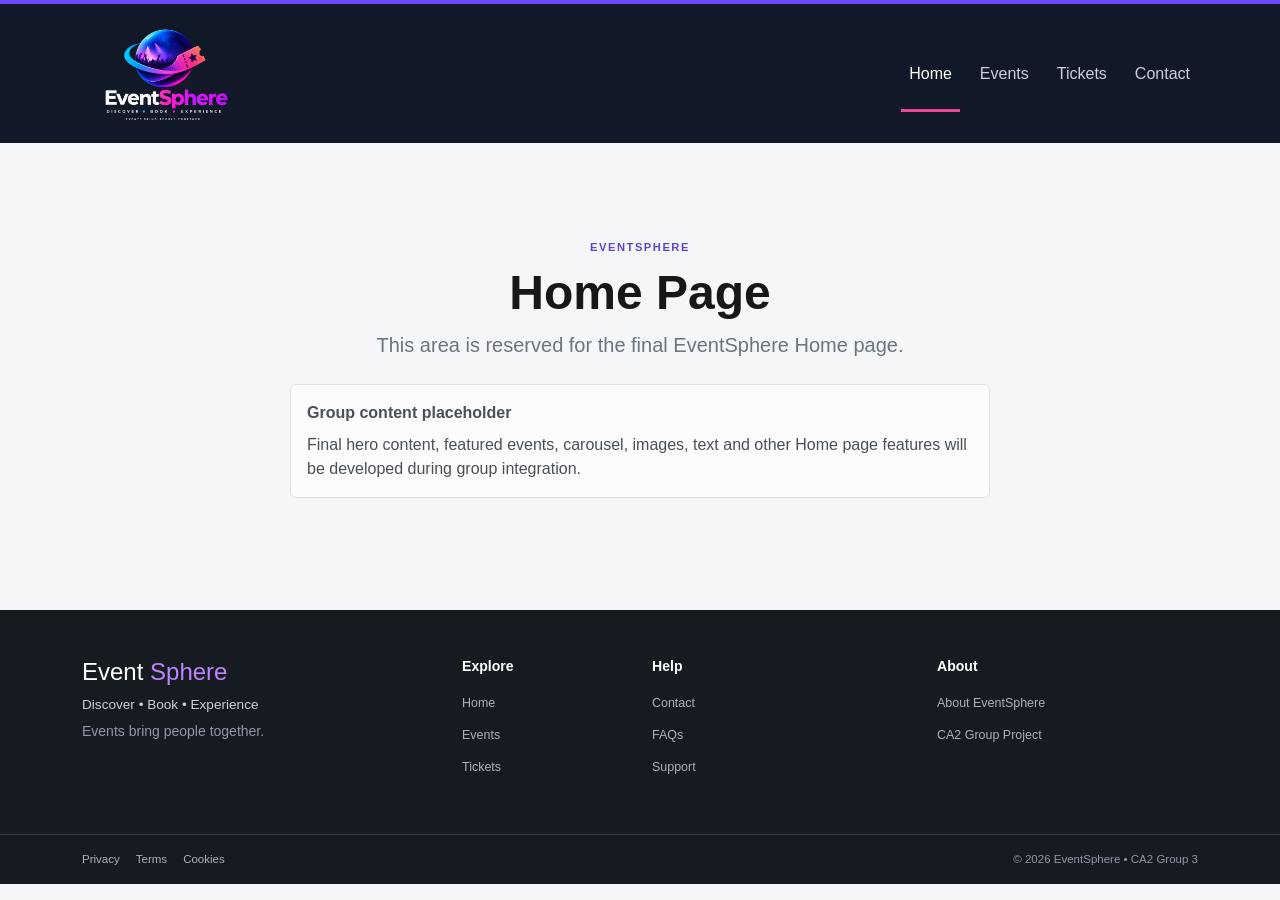
<file: index.html>
<!doctype html>
<html lang="en">
	<head>
		<meta charset="utf-8">
		<meta name="viewport" content="width=device-width, initial-scale=1">
		<meta name="description" content="EventSphere - discover events, book tickets and enjoy new experiences.">

		<title>EventSphere | Home</title>

		<!-- EventSphere Favicon -->
		<link rel="icon" type="image/png" href="images/favicon.png">

		<!-- Bootstrap 5.3 -->
		<link href="https://cdn.jsdelivr.net/npm/bootstrap@5.3.9/dist/css/bootstrap.min.css"
			  rel="stylesheet">

		<!-- EventSphere CSS -->
		<link rel="stylesheet" href="styles/style.css">
	</head>
	<body>

	<!-- =========================================
		 SHARED EVENTSPHERE HEADER
	========================================= -->

	<header class="site-header">
		<nav class="navbar navbar-expand-lg navbar-dark">
			<div class="container">

				<!-- EventSphere Logo -->
				<a class="navbar-brand" href="index.html">
					<img src="images/logo.png" alt="EventSphere - Home" class="eventsphere-logo" width="165" height="113">
				</a>

				<!-- Mobile Navigation Button -->
				<button class="navbar-toggler" type="button" data-bs-toggle="collapse" data-bs-target="#mainNavigation" aria-controls="mainNavigation" aria-expanded="false" aria-label="Open navigation">
					<span class="navbar-toggler-icon"></span>
				</button>

				<!-- Main Navigation -->
				<div class="collapse navbar-collapse" id="mainNavigation">
					<ul class="navbar-nav ms-auto">

						<!-- Home -->
						<li class="nav-item">
							<a class="nav-link active" aria-current="page" href="index.html">Home</a>
						</li>

						<!-- Events -->
						<li class="nav-item">
							<a class="nav-link" href="events/events.html">Events</a>
						</li>

						<!-- Tickets -->
						<li class="nav-item">
							<a class="nav-link" href="tickets/tickets.html">Tickets</a>
						</li>

						<!-- Contact -->
						<li class="nav-item">
							<a class="nav-link" href="contact/contact.html">Contact</a>
						</li>
					</ul>
				</div>
			</div>
		</nav>
	</header>


	<!-- =========================================
		 HOME PAGE CONTENT

		 PLACEHOLDER ONLY

		 Final Home page content will be developed
		 by the group member responsible for Home.
	========================================= -->

	<main>
		<section class="py-5">
			<div class="container">
				<div class="placeholder-page text-center py-5 px-4">

					<p class="section-label mb-2">EVENTSPHERE</p>
					<h1 class="display-5 fw-bold">Home Page</h1>

					<p class="lead text-secondary mx-auto mb-4"
					   style="max-width: 650px;">

						This area is reserved for the final
						EventSphere Home page.

					</p>

					<div class="alert alert-light border
								mx-auto text-start"
						 style="max-width: 700px;">

						<strong>Group content placeholder</strong>

						<p class="mb-0 mt-2">

							Final hero content, featured events,
							carousel, images, text and other Home
							page features will be developed during
							group integration.

						</p>
					</div>
				</div>
			</div>
		</section>
	</main>

	<!-- =========================================
		 SHARED EVENTSPHERE FOOTER
	========================================= -->

	<footer class="site-footer">
		<div class="container py-5">
			<div class="row g-4">

				<!-- EventSphere Brand -->
				<div class="col-12 col-lg-4">
					<div class="footer-brand">
						<h2 class="h4">Event
							<span>Sphere</span>
						</h2>
						<p class="mb-1">Discover • Book • Experience</p>
						<small>Events bring people together.</small>
					</div>
				</div>

				<!-- Explore -->
				<div class="col-6 col-md-4 col-lg-2">
					<h3 class="footer-heading">Explore</h3>
					<ul class="footer-links">
						<li>
							<a href="index.html">Home</a>
						</li>
						<li>
							<a href="events/events.html">Events</a>
						</li>
						<li>
							<a href="tickets/tickets.html">Tickets</a>
						</li>
					</ul>
				</div>

				<!-- Help -->
				<div class="col-6 col-md-4 col-lg-3">
					<h3 class="footer-heading">Help</h3>
					<ul class="footer-links">
						<li>
							<a href="contact/contact.html">Contact</a>
						</li>
						<li>
							<a href="contact/contact.html#helpCentreHeading">FAQs</a>
						</li>
						<li>
							<a href="contact/contact.html#contactHeading">Support</a>
						</li>
					</ul>
				</div>

				<!-- About -->
				<div class="col-12 col-md-4 col-lg-3">
					<h3 class="footer-heading">About</h3>
					<ul class="footer-links">
						<li>
							<a href="#" data-bs-toggle="modal" data-bs-target="#aboutModal">About EventSphere</a>
						</li>
						<li>
							<a href="#" data-bs-toggle="modal" data-bs-target="#projectModal">CA2 Group Project</a>
						</li>
					</ul>
				</div>
			</div>
		</div>

		<!-- Lower Footer -->
		<div class="footer-bottom">
			<div class="container py-3">
				<div class="d-flex flex-column flex-md-row justify-content-between align-items-center gap-2">
					<div class="d-flex flex-wrap justify-content-center gap-3">
						<a href="#" data-bs-toggle="modal" data-bs-target="#privacyModal">Privacy</a>
						<a href="#" data-bs-toggle="modal" data-bs-target="#termsModal">Terms</a>
						<a href="#" data-bs-toggle="modal" data-bs-target="#cookiesModal">Cookies</a>
					</div>
					<p class="mb-0">© 2026 EventSphere • CA2 Group 3</p>
				</div>
			</div>
		</div>
	</footer>
	
		<!-- PRIVACY MODAL -->
	<div class="modal fade" id="privacyModal" tabindex="-1" role="dialog" aria-labelledby="privacyModalLabel" aria-hidden="true">
		<div class="modal-dialog modal-dialog-centered">
			<div class="modal-content">

				<!-- Modal Header -->
				<div class="modal-header">
					<h2 class="modal-title fs-5" id="privacyModalLabel">EventSphere Privacy</h2>
					<button type="button" class="btn-close" data-bs-dismiss="modal" aria-label="Close"></button>
				</div>

				<!-- Modal Content -->
				<div class="modal-body">
					<p>
						EventSphere is a demonstration website
						developed as part of the Web Design and
						Client Side Scripting CA2 Group Project.
					</p>
					<p>
						Information entered into demonstration forms,
						including names, email addresses and optional
						phone numbers, is used only within the current
						browser session to demonstrate website
						functionality.
					</p>
					<p>
						EventSphere does not store this information in
						a database or use it for real ticket purchases,
						payments or event admissions.
					</p>
					<p class="mb-0">
						Any booking references, confirmations and
						tickets generated by EventSphere are
						demonstration data only.
					</p>
				</div>

				<!-- Modal Footer -->
				<div class="modal-footer">
					<button type="button" class="btn btn-dark" data-bs-dismiss="modal">Close</button>
				</div>
			</div>
		</div>
	</div>
	
	<!-- TERMS MODAL -->
	<div class="modal fade" id="termsModal" tabindex="-1" role="dialog" aria-labelledby="termsModalLabel" aria-hidden="true">
		<div class="modal-dialog modal-dialog-centered">
			<div class="modal-content">

				<!-- Modal Header -->
				<div class="modal-header">
					<h2 class="modal-title fs-5" id="termsModalLabel">EventSphere Terms & Conditions</h2>
					<button type="button" class="btn-close" data-bs-dismiss="modal" aria-label="Close"></button>
				</div>

				<!-- Modal Content -->
				<div class="modal-body">
					<p>
						EventSphere is an educational demonstration
						website created for the Web Design and
						Client Side Scripting CA2 Group Project.
					</p>
					<p>
						Event information, ticket prices, booking
						references and availability shown on this
						website are provided for demonstration
						purposes only.
					</p>
					<p>
						EventSphere does not process real payments,
						complete real bookings or provide admission
						to any event.
					</p>
					<p>
						Tickets generated by EventSphere are
						facsimile demonstration tickets only and
						are clearly marked as not valid for
						admission.
					</p>
					<p class="mb-0">
						By using this demonstration website, users
						acknowledge that all bookings, transactions
						and tickets are simulated as part of the
						CA2 project.
					</p>
				</div>

				<!-- Modal Footer -->
				<div class="modal-footer"> 
					<button type="button" class="btn btn-dark" data-bs-dismiss="modal">Close</button>
				</div>
			</div>
		</div>
	</div>
	
	<!-- COOKIES MODAL -->
	<div class="modal fade" id="cookiesModal" tabindex="-1" role="dialog" aria-labelledby="cookiesModalLabel" aria-hidden="true">
		<div class="modal-dialog modal-dialog-centered">
			<div class="modal-content">

				<!-- Modal Header -->
				<div class="modal-header">
					<h2 class="modal-title fs-5" id="cookiesModalLabel">EventSphere Cookies</h2>
					<button type="button" class="btn-close" data-bs-dismiss="modal" aria-label="Close"></button>
				</div>

				<!-- Modal Content -->
				<div class="modal-body">
					<p>
						EventSphere is an educational demonstration
						website developed for the Web Design and
						Client Side Scripting CA2 Group Project.
					</p>
					<p>
						EventSphere does not currently use advertising,
						analytics or tracking cookies.
					</p>
					<p>
						The demonstration booking process operates
						within the current browser session and does
						not use cookies to store customer details,
						booking information or payment information.
					</p>
					<p>
						If cookies or similar technologies were added
						to a future version of EventSphere, visitors
						would be informed about their purpose before
						non-essential cookies were used.
					</p>
					<p class="mb-0">
						The current EventSphere CA2 website therefore
						does not require visitors to accept
						non-essential cookies.
					</p>
				</div>

				<!-- Modal Footer -->
				<div class="modal-footer">
					<button type="button" class="btn btn-dark" data-bs-dismiss="modal">Close</button>
				</div>
			</div>
		</div>
	</div>
	
	<!-- ABOUT EVENTSPHERE MODAL -->
	<div class="modal fade" id="aboutModal" tabindex="-1" role="dialog" aria-labelledby="aboutModalLabel" aria-hidden="true">
		<div class="modal-dialog modal-dialog-centered">
			<div class="modal-content">
				<div class="modal-header">
					<h2 class="modal-title fs-5" id="aboutModalLabel">About EventSphere</h2>
					<button type="button" class="btn-close" data-bs-dismiss="modal" aria-label="Close"></button>
				</div>
				<div class="modal-body">
					<p>
						<strong>EventSphere</strong> is a demonstration
						event discovery and ticket-booking website
						designed to make finding and exploring events
						simple and engaging.
					</p>
					<p>
						The website brings event information, ticket
						selection, booking support and customer help
						together in one consistent experience.
					</p>
					<p>
						Visitors can explore events, review event
						information, select demonstration tickets,
						calculate booking costs and move through a
						multi-step booking process.
					</p>
					<p class="mb-0">
						EventSphere has been designed with responsive
						layouts, accessibility and clear navigation
						in mind so that the experience remains usable
						across desktop, tablet and mobile devices.
					</p>
				</div>
				<div class="modal-footer">
					<button type="button" class="btn btn-dark" data-bs-dismiss="modal">Close</button>
				</div>
			</div>
		</div>
	</div>
	
	<!-- CA2 GROUP PROJECT MODAL -->
	<div class="modal fade" id="projectModal" tabindex="-1" role="dialog" aria-labelledby="projectModalLabel" aria-hidden="true">
		<div class="modal-dialog modal-dialog-centered">
			<div class="modal-content">
				<div class="modal-header">
					<h2 class="modal-title fs-5" id="projectModalLabel">CA2 Group Project</h2>
					<button type="button" class="btn-close" data-bs-dismiss="modal" aria-label="Close"></button>
				</div>
				<div class="modal-body">
					<p>
						EventSphere is being developed as the
						<strong>Continuous Assessment 2</strong>
						group project for
						<strong>
							Web Design and Client Side Scripting
							(HDCAIMLFE)
						</strong>.
					</p>
					<p>
						The project is being completed by
						<strong>Group 3</strong> and demonstrates the
						use of HTML5, CSS, Bootstrap 5.3 and
						client-side JavaScript.
					</p>
					<p>
						The website includes responsive page layouts,
						interactive event and ticket features, form
						validation, accessibility considerations and
						a simulated ticket-booking experience.
					</p>
					<p>
						Some event information, ticket data, booking
						references and generated tickets are fictional
						and are included solely to demonstrate the
						functionality of the website.
					</p>
					<p class="mb-0">
						All tickets generated by EventSphere are
						facsimiles and are not valid for admission
						to any real event.
					</p>
				</div>
				<div class="modal-footer">
					<button type="button" class="btn btn-dark" data-bs-dismiss="modal">Close</button>
				</div>
			</div>
		</div>
	</div>
	
	<!-- BACK TO TOP BUTTON -->
	<button id="backToTopButton" class="back-to-top" type="button" aria-label="Back to top" title="Back to top">↑</button>

	<!-- BOOTSTRAP 5.3 JAVASCRIPT -->
	<script src="https://cdn.jsdelivr.net/npm/bootstrap@5.3.9/dist/js/bootstrap.bundle.min.js"></script>

	<!-- EVENTSPHERE JAVASCRIPT -->
	<script src="js/script.js"></script>

	</body>
</html>
</file>
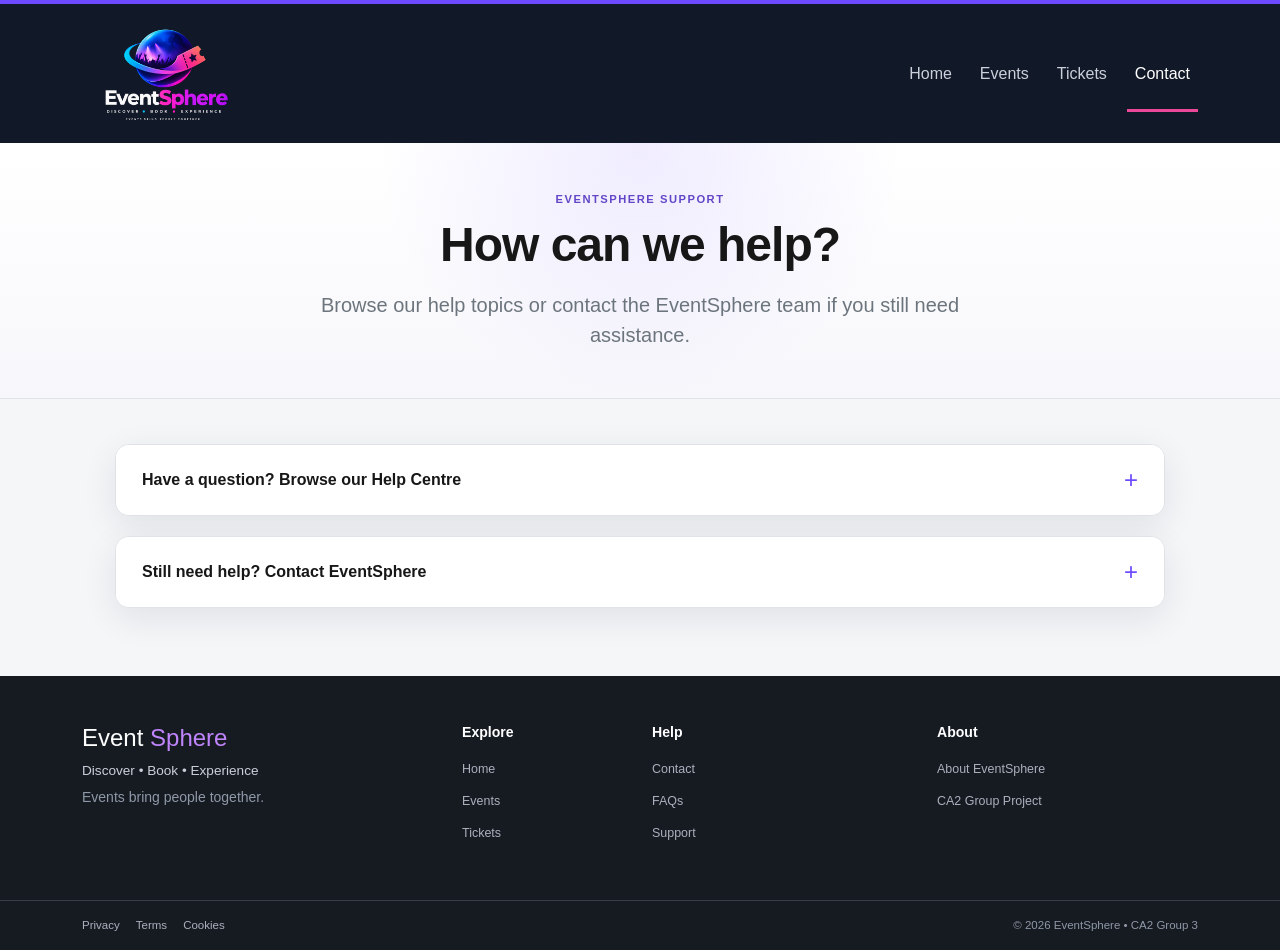
<file: contact/contact.html>
<!doctype html>
<html lang="en">
	<head>
		<meta charset="utf-8">
		<meta name="viewport" content="width=device-width, initial-scale=1">
		<meta name="description" content="Get help, browse frequently asked questions or contact EventSphere.">
		<title>Contact & Help | EventSphere</title>

		<!-- EventSphere Favicon -->
		<link rel="icon" type="image/png" href="../images/favicon.png">

		<!-- Bootstrap 5.3 -->
		<link href="https://cdn.jsdelivr.net/npm/bootstrap@5.3.9/dist/css/bootstrap.min.css" rel="stylesheet">

		<!-- EventSphere CSS -->
		<link rel="stylesheet" href="../styles/style.css">
	</head>
	<body>

		<!-- SHARED EVENTSPHERE HEADER -->
		<header class="site-header">
			<nav class="navbar navbar-expand-lg navbar-dark">
				<div class="container">

					<!-- EventSphere Logo -->
					<a class="navbar-brand" href="../index.html">
						<img src="../images/logo.png" alt="EventSphere - Home" class="eventsphere-logo" width="165" height="113">
					</a>

					<!-- Mobile Menu -->
					<button class="navbar-toggler" type="button" data-bs-toggle="collapse" data-bs-target="#mainNavigation" aria-controls="mainNavigation" aria-expanded="false" aria-label="Open navigation">
						<span class="navbar-toggler-icon"></span>
					</button>

					<!-- Navigation -->
					<div class="collapse navbar-collapse" id="mainNavigation">
						<ul class="navbar-nav ms-auto">
							<li class="nav-item">
								<a class="nav-link" href="../index.html">Home</a>
							</li>
							<li class="nav-item">
								<a class="nav-link" href="../events/events.html">Events</a>
							</li>
							<li class="nav-item">
								<a class="nav-link" href="../tickets/tickets.html">Tickets</a>
							</li>
							<li class="nav-item">
								<a class="nav-link active" aria-current="page" href="contact.html">Contact</a>
							</li>
						</ul>
					</div>
				</div>
			</nav>
		</header>
		<main>

			<!-- =========================================
				 HELP PAGE INTRODUCTION
			========================================= -->
			<section class="contact-hero py-5">
				<div class="container">
					<div class="contact-hero-content text-center">
						<p class="section-label mb-2">EVENTSPHERE SUPPORT</p>
						<h1 class="display-5 fw-bold mb-3">How can we help?</h1>
						<p class="lead text-secondary mx-auto mb-0">
							Browse our help topics or contact the
							EventSphere team if you still need assistance.
						</p>
					</div>
				</div>
			</section>

			<!-- =========================================
				 HELP & CONTACT ACCORDION
			========================================= -->
			<section class="contact-support-section pb-5">
				<div class="container">
					<div class="contact-accordion mx-auto" id="eventSphereHelpAccordion">

						<!-- =================================
							 HELP CENTRE
						================================== -->
						<div class="accordion-item">
							<h2 class="accordion-header" id="helpCentreHeading">
								<button class="accordion-button collapsed" type="button" data-bs-toggle="collapse" data-bs-target="#helpCentrePanel" aria-expanded="false" aria-controls="helpCentrePanel">Have a question? Browse our Help Centre</button>
							</h2>
							<div id="helpCentrePanel" class="accordion-collapse collapse" role="region" aria-labelledby="helpCentreHeading" data-bs-parent="#eventSphereHelpAccordion">
								<div class="accordion-body p-4 p-md-5">
									<div class="mb-4">
										<p class="section-label mb-1">HELP CENTRE</p>
										<h3 class="h3">Frequently Asked Questions</h3>
										<p class="text-secondary mb-0">
											These demonstration help topics
											explain common EventSphere booking
											and ticket questions.
										</p>
									</div>

									<!-- FAQ 1 -->
									<article class="help-article">
										<h4>Where can I find my ticket?</h4>
										<p>
											After completing the EventSphere
											demonstration booking process,
											generated tickets are displayed
											during the final Ticket step.
										</p>
										<p class="mb-0">
											The tickets can then be printed
											or saved using the browser's
											print functionality.
										</p>
									</article>

									<!-- FAQ 2 -->
									<article class="help-article">
										<h4>Can I change my ticket quantity?</h4>
										<p class="mb-0">
											Ticket quantities can be changed
											during the first booking step before
											the booking is confirmed.
										</p>
									</article>

									<!-- FAQ 3 -->
									<article class="help-article">
										<h4>Why does my ticket say FACSIMILE?</h4>
										<p class="mb-0">
											EventSphere is an educational
											demonstration website. All tickets
											generated by the website are
											facsimiles and are not valid for
											admission to any real event.
										</p>
									</article>

									<!-- FAQ 4 -->
									<article class="help-article">
										<h4>
											I closed my ticket before printing it.
											What should I do?
										</h4>
										<p class="mb-0">
											During this demonstration, booking
											information is not permanently stored.
											A visitor may need to return to the
											Tickets page and create a new
											demonstration booking.
										</p>
									</article>

									<!-- FAQ 5 -->
									<article class="help-article">
										<h4>Are payments processed by EventSphere?</h4>
										<p class="mb-0">
											No. EventSphere does not request or
											process real payment-card information.
											Ticket prices, booking fees and totals
											are calculated only to demonstrate
											client-side booking functionality.
										</p>
									</article>
								</div>
							</div>
						</div>

						<!-- =================================
							 CONTACT EVENTSPHERE
						================================== -->
						<div class="accordion-item">
							<h2 class="accordion-header" id="contactHeading">
								<button class="accordion-button collapsed" type="button" data-bs-toggle="collapse" data-bs-target="#contactPanel" aria-expanded="false" aria-controls="contactPanel">Still need help? Contact EventSphere</button>
							</h2>
							<div id="contactPanel" class="accordion-collapse collapse" role="region" aria-labelledby="contactHeading" data-bs-parent="#eventSphereHelpAccordion">
								<div class="accordion-body p-4 p-md-5">
									<div class="row g-5">

										<!-- =================================
											 LEFT:
											 SUPPORT INFORMATION
										================================== -->
										<div class="col-12 col-lg-5">
											<p class="section-label mb-1">CONTACT EVENTSPHERE</p>
											<h3 class="h2 mb-3">Still need help?</h3>
											<p class="text-secondary">
												Use the demonstration contact
												form to send an enquiry to the
												EventSphere team.
											</p>
											<div class="contact-help-list">
												<div class="contact-help-item">
													<strong>Event questions</strong>
													<span>
														Ask about event information,
														venues or accessibility.
													</span>
												</div>
												<div class="contact-help-item">
													<strong>Ticket support</strong>
													<span>
														Report a problem with the
														demonstration booking or
														ticket process.
													</span>
												</div>
												<div class="contact-help-item">
													<strong>Booking enquiries</strong>
													<span>
														Include a demonstration
														booking reference if available.
													</span>
												</div>
												<div class="contact-help-item">
													<strong>Feedback</strong>
													<span>Tell us about your EventSphere experience.</span>
												</div>
											</div>
											<div class="contact-support-details mt-4">
												<p>
													<strong>Demonstration support hours</strong>
													Monday to Friday<br>
													09:00 - 17:00
												</p>
												<p class="mb-0">
													<strong>Demonstration response time</strong>
													Usually within 1-2 working days.
												</p>
											</div>
										</div>

										<!-- =================================
											 RIGHT:
											 CONTACT FORM
										================================== -->
										<div class="col-12 col-lg-7">
											<div class="contact-form-panel">
												<h3 class="h4 mb-2">Send us a message</h3>
												<p class="text-secondary mb-4">
													Fields marked with
														<span class="required-marker">*</span>
													are required.
												</p>
												<form id="contactForm" novalidate>

													<!-- Full Name -->
													<div class="mb-4">
														<label for="contactName" class="form-label">Full name
															<span class="required-marker">*</span>
														</label>
														<input type="text" class="form-control" id="contactName" name="contactName" autocomplete="name" aria-describedby="contactNameError contactNameHelp" required>
														<div class="validation-message" id="contactNameError" aria-live="polite"></div>
														<div class="form-text" id="contactNameHelp">Enter your full name.</div>
													</div>

													<!-- Email -->
													<div class="mb-4">
														<label for="contactEmail" class="form-label">Email address
															<span class="required-marker">*</span>
														</label>
														<input type="email" class="form-control" id="contactEmail" name="contactEmail" autocomplete="email" aria-describedby="contactEmailError contactEmailHelp" required>
														<div class="validation-message" id="contactEmailError" aria-live="polite"></div>
														<div class="form-text" id="contactEmailHelp">
															Enter the email address
															we would use to respond.
														</div>
													</div>

													<!-- Phone -->
													<div class="mb-4">
														<label for="contactPhone" class="form-label">Phone number
															<span class="optional-marker">Optional</span>
														</label>
														<input type="tel" class="form-control" id="contactPhone" name="contactPhone" autocomplete="tel" placeholder="+353 87 123 4567" aria-describedby="contactPhoneError contactPhoneHelp">
														<div class="validation-message" id="contactPhoneError" aria-live="polite"></div>
														<div class="form-text" id="contactPhoneHelp">If entered, the number must begin with +.</div>
													</div>

													<!-- Enquiry Type -->
													<div class="mb-4">
														<label for="enquiryType" class="form-label">Enquiry type
															<span class="required-marker">*</span>
														</label>
														<select class="form-select" id="enquiryType" name="enquiryType" aria-describedby="enquiryTypeError enquiryTypeHelp" required>
															<option value="">Choose an enquiry type</option>
															<option value="event">Event information</option>
															<option value="ticket">Ticket support</option>
															<option value="booking">Booking enquiry</option>
															<option value="accessibility">Accessibility</option>
															<option value="feedback">Feedback</option>
															<option value="other">Other</option>
														</select>
														<div class="validation-message" id="enquiryTypeError" aria-live="polite"></div>
														<div class="form-text" id="enquiryTypeHelp">
															Select the option that
															best matches your enquiry.
														</div>
													</div>

													<!-- Booking Reference -->
													<div class="mb-4">
														<label for="bookingReference" class="form-label">Booking reference
															<span class="optional-marker">Optional</span>
														</label>
														<input type="text" class="form-control" id="bookingReference" name="bookingReference" placeholder="ES-2026-123456" aria-describedby="bookingReferenceHelp">
														<div class="form-text" id="bookingReferenceHelp">
															Include your demonstration
															booking reference if your
															enquiry relates to a ticket
															or booking.
														</div>
													</div>

													<!-- Message -->
													<div class="mb-4">
														<label for="contactMessage" class="form-label">Message
															<span class="required-marker">*</span>
														</label>
														<textarea class="form-control" id="contactMessage" name="contactMessage" rows="6" maxlength="1000" aria-describedby="contactMessageError contactMessageHelp" required></textarea>
														<div class="validation-message" id="contactMessageError" aria-live="polite"></div>
														<div class="form-text" id="contactMessageHelp">
															Tell us how we can help.
															Maximum 1000 characters.
														</div>
													</div>

													<!-- Terms / Privacy -->
													<div class="form-check mb-4">
														<input class="form-check-input" type="checkbox" id="contactConsent" name="contactConsent" aria-describedby="contactConsentError" required>
														<label class="form-check-label" for="contactConsent">
															I understand that this is
															a demonstration contact form
															and no message will actually
															be sent.
															<span class="required-marker">*</span>
														</label>
														<div class="validation-message" id="contactConsentError" aria-live="polite"></div>
													</div>

													<!-- Submit -->
													<button class="btn event-primary-button w-100" id="contactSubmitButton" type="submit" disabled>Send Message</button>

													<!-- Placeholder Success Area -->
													<div class="contact-success-message d-none mt-4" id="contactSuccessMessage" role="status" aria-live="polite">
														<strong>Message received</strong>
														<p class="mb-0 mt-1">
															This is a demonstration
															confirmation. No real message
															has been sent.
														</p>
													</div>
												</form>
											</div>
										</div>
									</div>
								</div>
							</div>
						</div>
					</div>
				</div>
			</section>
		</main>

	<!-- =========================================
		 SHARED EVENTSPHERE FOOTER
	========================================= -->
	<footer class="site-footer">
		<div class="container py-5">
			<div class="row g-4">

				<!-- EventSphere Brand -->
				<div class="col-12 col-lg-4">
					<div class="footer-brand">
						<h2 class="h4">Event
							<span>Sphere</span>
						</h2>
						<p class="mb-1">Discover • Book • Experience</p>
						<small>Events bring people together.</small>
					</div>
				</div>

				<!-- Explore -->
				<div class="col-6 col-md-4 col-lg-2">
					<h3 class="footer-heading">Explore</h3>
					<ul class="footer-links">
						<li>
							<a href="../index.html">Home</a>
						</li>
						<li>
							<a href="../events/events.html">Events</a>
						</li>
						<li>
							<a href="../tickets/tickets.html">Tickets</a>
						</li>
					</ul>
				</div>

				<!-- Help -->
				<div class="col-6 col-md-4 col-lg-3">
					<h3 class="footer-heading">Help</h3>
					<ul class="footer-links">
						<li>
							<a href="../contact/contact.html">Contact</a>
						</li>
						<li>
							<a href="../contact/contact.html#helpCentreHeading">FAQs</a>
						</li>
						<li>
							<a href="../contact/contact.html#contactHeading">Support</a>
						</li>
					</ul>
				</div>

				<!-- About -->
				<div class="col-12 col-md-4 col-lg-3">
					<h3 class="footer-heading">About</h3>
					<ul class="footer-links">
						<li>
							<a href="#" data-bs-toggle="modal" data-bs-target="#aboutModal">About EventSphere</a>
						</li>
						<li>
							<a href="#" data-bs-toggle="modal" data-bs-target="#projectModal">CA2 Group Project</a>
						</li>
					</ul>
				</div>
			</div>
		</div>

		<!-- Lower Footer -->
		<div class="footer-bottom">
			<div class="container py-3">
				<div class="d-flex flex-column flex-md-row justify-content-between align-items-center gap-2">
					<div class="d-flex flex-wrap justify-content-center gap-3">
						<a href="#" data-bs-toggle="modal" data-bs-target="#privacyModal">Privacy</a>
						<a href="#" data-bs-toggle="modal" data-bs-target="#termsModal">Terms</a>
						<a href="#" data-bs-toggle="modal" data-bs-target="#cookiesModal">Cookies</a>
					</div>
					<p class="mb-0">© 2026 EventSphere • CA2 Group 3</p>
				</div>
			</div>
		</div>
	</footer>
	
		<!-- PRIVACY MODAL -->
	<div class="modal fade" id="privacyModal" tabindex="-1" role="dialog" aria-labelledby="privacyModalLabel" aria-hidden="true">
		<div class="modal-dialog modal-dialog-centered">
			<div class="modal-content">

				<!-- Modal Header -->
				<div class="modal-header">
					<h2 class="modal-title fs-5" id="privacyModalLabel">EventSphere Privacy</h2>
					<button type="button" class="btn-close" data-bs-dismiss="modal" aria-label="Close"></button>
				</div>

				<!-- Modal Content -->
				<div class="modal-body">
					<p>
						EventSphere is a demonstration website
						developed as part of the Web Design and
						Client Side Scripting CA2 Group Project.
					</p>
					<p>
						Information entered into demonstration forms,
						including names, email addresses and optional
						phone numbers, is used only within the current
						browser session to demonstrate website
						functionality.
					</p>
					<p>
						EventSphere does not store this information in
						a database or use it for real ticket purchases,
						payments or event admissions.
					</p>
					<p class="mb-0">
						Any booking references, confirmations and
						tickets generated by EventSphere are
						demonstration data only.
					</p>
				</div>

				<!-- Modal Footer -->
				<div class="modal-footer">
					<button type="button" class="btn btn-dark" data-bs-dismiss="modal">Close</button>
				</div>
			</div>
		</div>
	</div>
	
	<!-- TERMS MODAL -->
	<div class="modal fade" id="termsModal" tabindex="-1" role="dialog" aria-labelledby="termsModalLabel" aria-hidden="true">
		<div class="modal-dialog modal-dialog-centered">
			<div class="modal-content">

				<!-- Modal Header -->
				<div class="modal-header">
					<h2 class="modal-title fs-5" id="termsModalLabel">EventSphere Terms & Conditions</h2>
					<button type="button" class="btn-close" data-bs-dismiss="modal" aria-label="Close"></button>
				</div>

				<!-- Modal Content -->
				<div class="modal-body">
					<p>
						EventSphere is an educational demonstration
						website created for the Web Design and
						Client Side Scripting CA2 Group Project.
					</p>
					<p>
						Event information, ticket prices, booking
						references and availability shown on this
						website are provided for demonstration
						purposes only.
					</p>
					<p>
						EventSphere does not process real payments,
						complete real bookings or provide admission
						to any event.
					</p>
					<p>
						Tickets generated by EventSphere are
						facsimile demonstration tickets only and
						are clearly marked as not valid for
						admission.
					</p>
					<p class="mb-0">
						By using this demonstration website, users
						acknowledge that all bookings, transactions
						and tickets are simulated as part of the
						CA2 project.
					</p>
				</div>

				<!-- Modal Footer -->
				<div class="modal-footer"> 
					<button type="button" class="btn btn-dark" data-bs-dismiss="modal">Close</button>
				</div>
			</div>
		</div>
	</div>
	
	<!-- COOKIES MODAL -->
	<div class="modal fade" id="cookiesModal" tabindex="-1" role="dialog" aria-labelledby="cookiesModalLabel" aria-hidden="true">
		<div class="modal-dialog modal-dialog-centered">
			<div class="modal-content">

				<!-- Modal Header -->
				<div class="modal-header">
					<h2 class="modal-title fs-5" id="cookiesModalLabel">EventSphere Cookies</h2>
					<button type="button" class="btn-close" data-bs-dismiss="modal" aria-label="Close"></button>
				</div>

				<!-- Modal Content -->
				<div class="modal-body">
					<p>
						EventSphere is an educational demonstration
						website developed for the Web Design and
						Client Side Scripting CA2 Group Project.
					</p>
					<p>
						EventSphere does not currently use advertising,
						analytics or tracking cookies.
					</p>
					<p>
						The demonstration booking process operates
						within the current browser session and does
						not use cookies to store customer details,
						booking information or payment information.
					</p>
					<p>
						If cookies or similar technologies were added
						to a future version of EventSphere, visitors
						would be informed about their purpose before
						non-essential cookies were used.
					</p>
					<p class="mb-0">
						The current EventSphere CA2 website therefore
						does not require visitors to accept
						non-essential cookies.
					</p>
				</div>

				<!-- Modal Footer -->
				<div class="modal-footer">
					<button type="button" class="btn btn-dark" data-bs-dismiss="modal">Close</button>
				</div>
			</div>
		</div>
	</div>
	
	<!-- ABOUT EVENTSPHERE MODAL -->
	<div class="modal fade" id="aboutModal" tabindex="-1" role="dialog" aria-labelledby="aboutModalLabel" aria-hidden="true">
		<div class="modal-dialog modal-dialog-centered">
			<div class="modal-content">
				<div class="modal-header">
					<h2 class="modal-title fs-5" id="aboutModalLabel">About EventSphere</h2>
					<button type="button" class="btn-close" data-bs-dismiss="modal" aria-label="Close"></button>
				</div>
				<div class="modal-body">
					<p>
						<strong>EventSphere</strong> is a demonstration
						event discovery and ticket-booking website
						designed to make finding and exploring events
						simple and engaging.
					</p>
					<p>
						The website brings event information, ticket
						selection, booking support and customer help
						together in one consistent experience.
					</p>
					<p>
						Visitors can explore events, review event
						information, select demonstration tickets,
						calculate booking costs and move through a
						multi-step booking process.
					</p>
					<p class="mb-0">
						EventSphere has been designed with responsive
						layouts, accessibility and clear navigation
						in mind so that the experience remains usable
						across desktop, tablet and mobile devices.
					</p>
				</div>
				<div class="modal-footer">
					<button type="button" class="btn btn-dark" data-bs-dismiss="modal">Close</button>
				</div>
			</div>
		</div>
	</div>
	
	<!-- CA2 GROUP PROJECT MODAL -->
	<div class="modal fade" id="projectModal" tabindex="-1" role="dialog" aria-labelledby="projectModalLabel" aria-hidden="true">
		<div class="modal-dialog modal-dialog-centered">
			<div class="modal-content">
				<div class="modal-header">
					<h2 class="modal-title fs-5" id="projectModalLabel">CA2 Group Project</h2>
					<button type="button" class="btn-close" data-bs-dismiss="modal" aria-label="Close"></button>
				</div>
				<div class="modal-body">
					<p>
						EventSphere is being developed as the
						<strong>Continuous Assessment 2</strong>
						group project for
						<strong>
							Web Design and Client Side Scripting
							(HDCAIMLFE)
						</strong>.
					</p>
					<p>
						The project is being completed by
						<strong>Group 3</strong> and demonstrates the
						use of HTML5, CSS, Bootstrap 5.3 and
						client-side JavaScript.
					</p>
					<p>
						The website includes responsive page layouts,
						interactive event and ticket features, form
						validation, accessibility considerations and
						a simulated ticket-booking experience.
					</p>
					<p>
						Some event information, ticket data, booking
						references and generated tickets are fictional
						and are included solely to demonstrate the
						functionality of the website.
					</p>
					<p class="mb-0">
						All tickets generated by EventSphere are
						facsimiles and are not valid for admission
						to any real event.
					</p>
				</div>
				<div class="modal-footer">
					<button type="button" class="btn btn-dark" data-bs-dismiss="modal">Close</button>
				</div>
			</div>
		</div>
	</div>
	
	<!-- BACK TO TOP BUTTON -->
	<button id="backToTopButton" class="back-to-top" type="button" aria-label="Back to top" title="Back to top">↑</button>

	<!-- BOOTSTRAP 5.3 JAVASCRIPT -->
	<script src="https://cdn.jsdelivr.net/npm/bootstrap@5.3.9/dist/js/bootstrap.bundle.min.js"></script>

	<!-- EVENTSPHERE JAVASCRIPT -->
	<script src="../js/script.js"></script>

	</body>
	
</html>
</file>
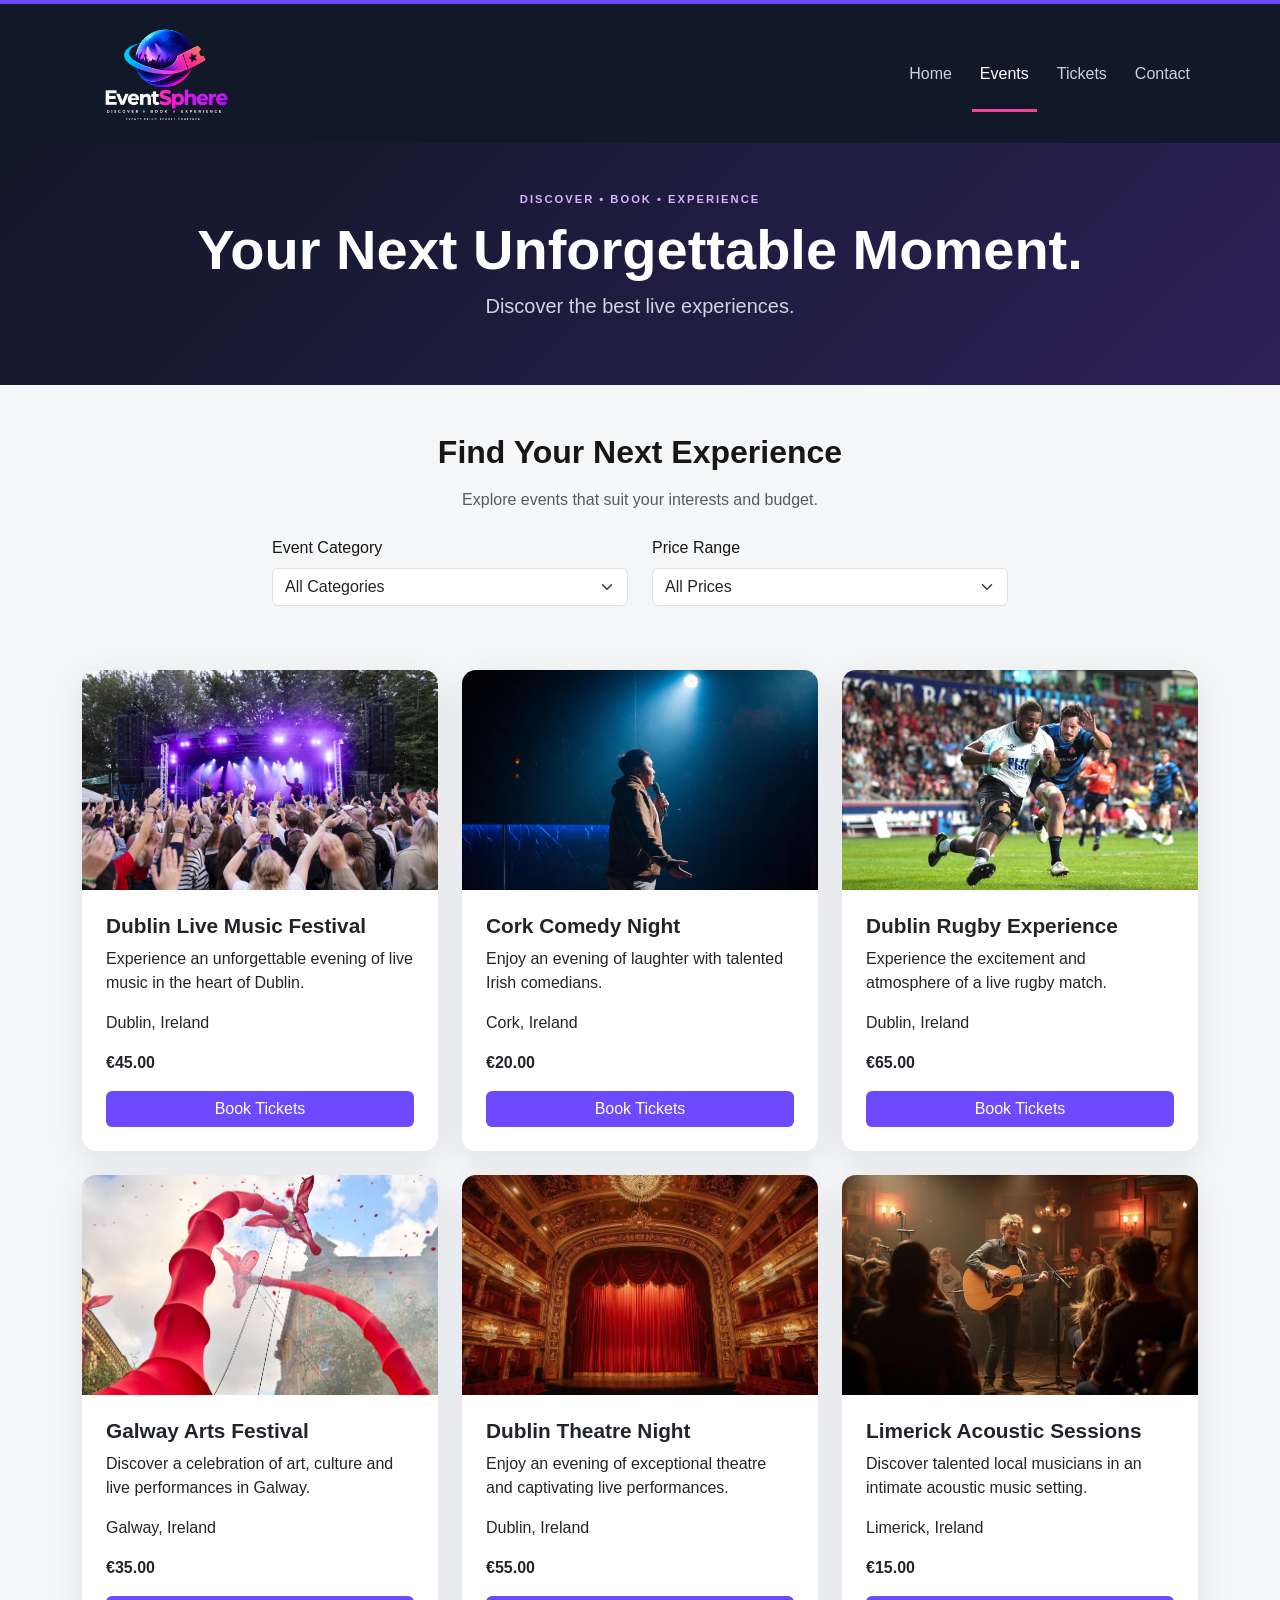
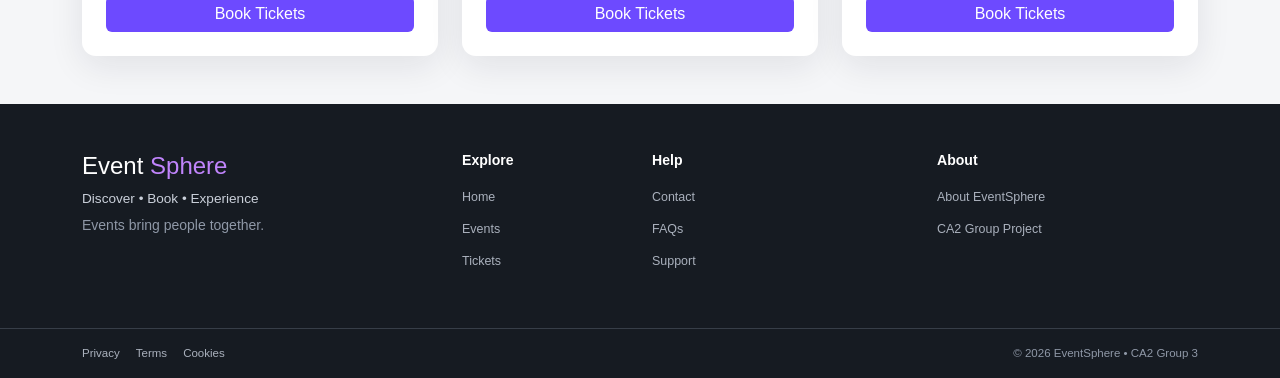
<file: events/events.html>
<!doctype html>
<html lang="en">
	<head>
		<meta charset="utf-8">
		<meta name="viewport" content="width=device-width, initial-scale=1">
		<meta name="description" content="Discover events and experiences with EventSphere.">

		<title>Events | EventSphere</title>

		<!-- EventSphere Favicon -->
		<link rel="icon" type="image/png" href="../images/favicon.png">

		<!-- Bootstrap 5.3 -->
		<link href="https://cdn.jsdelivr.net/npm/bootstrap@5.3.9/dist/css/bootstrap.min.css"
			  rel="stylesheet">

		<!-- EventSphere CSS -->
		<link rel="stylesheet" href="../styles/style.css">
	</head>
	<body>

	<!-- =========================================
		 SHARED EVENTSPHERE HEADER
	========================================= -->

	<header class="site-header"> 
		<nav class="navbar navbar-expand-lg navbar-dark">
			<div class="container">
				<!-- EventSphere Logo -->
				<a class="navbar-brand" href="../index.html">
					<img src="../images/logo.png" alt="EventSphere - Home" class="eventsphere-logo" width="165" height="113">
				</a>

				<!-- Mobile Menu Button -->
				<button class="navbar-toggler" type="button" data-bs-toggle="collapse" data-bs-target="#mainNavigation" aria-controls="mainNavigation" aria-expanded="false" aria-label="Open navigation">
					<span class="navbar-toggler-icon"></span>
				</button>

				<!-- Navigation -->
				<div class="collapse navbar-collapse" id="mainNavigation">
					<ul class="navbar-nav ms-auto">
						<li class="nav-item">
							<a class="nav-link" href="../index.html">Home</a>
						</li>
						<li class="nav-item">
							<a class="nav-link active" aria-current="page" href="../events/events.html">Events</a>
						</li>
						<li class="nav-item">
							<a class="nav-link" href="../tickets/tickets.html">Tickets</a>
						</li>
						<li class="nav-item">
							<a class="nav-link" href="../contact/contact.html">Contact</a>
						</li>
					</ul>
				</div>
			</div>
		</nav>
	</header>


	<!-- =========================================
		 EVENTS PAGE CONTENT
	========================================= -->
	<main>

		<!--Events Hero Section-->
		<section class="events-hero py-5">
			<div class="container text-center">
				<p class="section-label mb-2">
					DISCOVER • BOOK • EXPERIENCE
				</p>
				<h1 class="display-4 fw-bold">
					Your Next Unforgettable Moment.
				</h1>
				<p class="lead">
					Discover the best live experiences.
				</p>
			</div>
		</section>

		<!--Event Filter Section-->
		<section class="event-filters py-5">
			<div class="container">
				<h2 class="text-center fw-bold mb-3">
					Find Your Next Experience
				</h2>
				<p class="text-center text-muted mb-4">
					Explore events that suit your interests and budget.
				</p>
				<div class="row justify-content-center">
					<!--Category Filter-->
					<div class="col-md-4 mb-3">
						<label for="category-filter" class="form-label">
							Event Category 
						</label>
						<select id="category-filter" class="form-select">
							<option value="all">All Categories</option>
							<option value="music">Music</option>
							<option value="sports">Sports</option>
							<option value="comedy">Comedy</option>
							<option value="theatre">Theatre</option>
							<option value="festival">Festival</option>
						</select>
					</div>
					<div class="col-md-4 mb-3">
						<label for="price-filter" class="form-label">
							Price Range
						</label>
						<select id="price-filter" class="form-select">
							<option value="all">All Prices</option>
							<option value="under25">Under €25</option>
							<option value="25to50">€25 - €50</option>
							<option value="over50">Over €50</option>
						</select>
					</div>
				</div>
			</div>
		</section>

		<!-- Event Cards Section -->
		<section class="event-listings pb-5">
			<div class="container">
				<div class="row g-4" id="event-list">

					<!-- Event 1 -->
					<div class="col-md-6 col-lg-4 event-item"
						 data-category="music" data-price="45">
						<div class="card h-100">
							<img src="../images/music.jpg" class="card-img-top"
							 alt="Crowd enjoying a live music festival">
							<div class="card-body">
								<h3 class="card-title">Dublin Live Music Festival</h3>
								<p class="card-text">
									Experience an unforgettable evening of live music
									in the heart of Dublin.
								</p>
								<p>Dublin, Ireland</p>
								<p class="fw-bold">€45.00</p>
								<a href="../tickets/tickets.html?event=music" class="btn btn-primary">Book Tickets</a>
							</div>
						</div>
					</div>

					<!-- Event 2 -->
					<div class="col-md-6 col-lg-4 event-item"
						 data-category="comedy" data-price="20">
						<div class="card h-100">
							<img src="../images/comedy.jpg" class="card-img-top"
							alt="Microphone on a comedy stage">	
							<div class="card-body">
								<h3 class="card-title">Cork Comedy Night</h3>
								<p class="card-text">
									Enjoy an evening of laughter with talented
									Irish comedians.
								</p>
								<p>Cork, Ireland</p>
								<p class="fw-bold">€20.00</p>
								<a href="../tickets/tickets.html?event=comedy" class="btn btn-primary">Book Tickets</a>
							</div>
						</div>
					</div>

					<!-- Event 3 -->
					<div class="col-md-6 col-lg-4 event-item"
						 data-category="sports" data-price="65">
						<div class="card h-100">
							<img src="../images/rugby.jpg" class="card-img-top"
							alt="Players competing in a rugby match">
							<div class="card-body">
								<h3 class="card-title">Dublin Rugby Experience</h3>
								<p class="card-text">
									Experience the excitement and atmosphere
									of a live rugby match.
								</p>
								<p>Dublin, Ireland</p>
								<p class="fw-bold">€65.00</p>
								<a href="../tickets/tickets.html?event=rugby" class="btn btn-primary">Book Tickets</a>
							</div>
						</div>
					</div>

					<!-- Event 4 -->
					<div class="col-md-6 col-lg-4 event-item"
						 data-category="festival" data-price="35">
						<div class="card h-100">
							<img src="../images/art.jpg" class="card-img-top"
							alt="Colourful outdoor arts festival">
							<div class="card-body">
								<h3 class="card-title">Galway Arts Festival</h3>
								<p class="card-text">
									Discover a celebration of art, culture
									and live performances in Galway.
								</p>
								<p>Galway, Ireland</p>
								<p class="fw-bold">€35.00</p>
								<a href="../tickets/tickets.html?event=festival" class="btn btn-primary">Book Tickets</a>
							</div>
						</div>
					</div>

					<!-- Event 5 -->
					<div class="col-md-6 col-lg-4 event-item"
						 data-category="theatre" data-price="55">
						<div class="card h-100">
							<img src="../images/theatre.jpg" class="card-img-top"
							alt="Theatre stage with red curtains">
							<div class="card-body">
								<h3 class="card-title">Dublin Theatre Night</h3>
								<p class="card-text">
									Enjoy an evening of exceptional theatre
									and captivating live performances.
								</p>
								<p>Dublin, Ireland</p>
								<p class="fw-bold">€55.00</p>
								<a href="../tickets/tickets.html?event=theatre" class="btn btn-primary">Book Tickets</a>
							</div>
						</div>
					</div>

					<!-- Event 6 -->
					<div class="col-md-6 col-lg-4 event-item"
						 data-category="music" data-price="15">
						<div class="card h-100">
							<img src="../images/acoustic.jpg" class="card-img-top"
							alt="Musician playing an acoustic guitar">
							<div class="card-body">
								<h3 class="card-title">Limerick Acoustic Sessions</h3>
								<p class="card-text">
									Discover talented local musicians in an
									intimate acoustic music setting.
								</p>
								<p>Limerick, Ireland</p>
								<p class="fw-bold">€15.00</p>
								<a href="../tickets/tickets.html?event=acoustic" class="btn btn-primary">Book Tickets</a>
							</div>
						</div>
					</div>
				</div>
			</div>
		</section>
	</main>

	<!-- =========================================
		 SHARED EVENTSPHERE FOOTER
	========================================= -->

	<footer class="site-footer">
		<div class="container py-5">
			<div class="row g-4">

				<!-- EventSphere Brand -->
				<div class="col-12 col-lg-4">
					<div class="footer-brand">
						<h2 class="h4">Event
							<span>Sphere</span>
						</h2>
						<p class="mb-1">Discover • Book • Experience</p>
						<small>Events bring people together.</small>
					</div>
				</div>

				<!-- Explore -->
				<div class="col-6 col-md-4 col-lg-2">
					<h3 class="footer-heading">Explore</h3>
					<ul class="footer-links">
						<li>
							<a href="../index.html">Home</a>
						</li>
						<li>
							<a href="events.html">Events</a>
						</li>
						<li>
							<a href="../tickets/tickets.html">Tickets</a>
						</li>
					</ul>
				</div>

				<!-- Help -->
				<div class="col-6 col-md-4 col-lg-3">
					<h3 class="footer-heading">Help</h3>
					<ul class="footer-links">
						<li>
							<a href="../contact/contact.html">Contact</a>
						</li>
						<li>
							<a href="../contact/contact.html#helpCentreHeading">FAQs</a>
						</li>
						<li>
							<a href="../contact/contact.html#contactHeading">Support</a>
						</li>
					</ul>
				</div>

				<!-- About -->
				<div class="col-12 col-md-4 col-lg-3">
					<h3 class="footer-heading">About</h3>
					<ul class="footer-links">
						<li>
							<a href="#" data-bs-toggle="modal" data-bs-target="#aboutModal">About EventSphere</a>
						</li>
						<li>
							<a href="#" data-bs-toggle="modal" data-bs-target="#projectModal">CA2 Group Project</a>
						</li>
					</ul>
				</div>
			</div>
		</div>

		<!-- Lower Footer -->
		<div class="footer-bottom">
			<div class="container py-3">
				<div class="d-flex flex-column flex-md-row justify-content-between align-items-center gap-2">
					<div class="d-flex flex-wrap justify-content-center gap-3">
						<a href="#" data-bs-toggle="modal" data-bs-target="#privacyModal">Privacy</a>
						<a href="#" data-bs-toggle="modal" data-bs-target="#termsModal">Terms</a>
						<a href="#" data-bs-toggle="modal" data-bs-target="#cookiesModal">Cookies</a>
					</div>
					<p class="mb-0">© 2026 EventSphere • CA2 Group 3</p>
				</div>
			</div>
		</div>
	</footer>
	
		<!-- PRIVACY MODAL -->
	<div class="modal fade" id="privacyModal" tabindex="-1" role="dialog" aria-labelledby="privacyModalLabel" aria-hidden="true">
		<div class="modal-dialog modal-dialog-centered">
			<div class="modal-content">

				<!-- Modal Header -->
				<div class="modal-header">
					<h2 class="modal-title fs-5" id="privacyModalLabel">EventSphere Privacy</h2>
					<button type="button" class="btn-close" data-bs-dismiss="modal" aria-label="Close"></button>
				</div>

				<!-- Modal Content -->
				<div class="modal-body">
					<p>
						EventSphere is a demonstration website
						developed as part of the Web Design and
						Client Side Scripting CA2 Group Project.
					</p>
					<p>
						Information entered into demonstration forms,
						including names, email addresses and optional
						phone numbers, is used only within the current
						browser session to demonstrate website
						functionality.
					</p>
					<p>
						EventSphere does not store this information in
						a database or use it for real ticket purchases,
						payments or event admissions.
					</p>
					<p class="mb-0">
						Any booking references, confirmations and
						tickets generated by EventSphere are
						demonstration data only.
					</p>
				</div>

				<!-- Modal Footer -->
				<div class="modal-footer">
					<button type="button" class="btn btn-dark" data-bs-dismiss="modal">Close</button>
				</div>
			</div>
		</div>
	</div>
	
	<!-- TERMS MODAL -->
	<div class="modal fade" id="termsModal" tabindex="-1" role="dialog" aria-labelledby="termsModalLabel" aria-hidden="true">
		<div class="modal-dialog modal-dialog-centered">
			<div class="modal-content">

				<!-- Modal Header -->
				<div class="modal-header">
					<h2 class="modal-title fs-5" id="termsModalLabel">EventSphere Terms & Conditions</h2>
					<button type="button" class="btn-close" data-bs-dismiss="modal" aria-label="Close"></button>
				</div>

				<!-- Modal Content -->
				<div class="modal-body">
					<p>
						EventSphere is an educational demonstration
						website created for the Web Design and
						Client Side Scripting CA2 Group Project.
					</p>
					<p>
						Event information, ticket prices, booking
						references and availability shown on this
						website are provided for demonstration
						purposes only.
					</p>
					<p>
						EventSphere does not process real payments,
						complete real bookings or provide admission
						to any event.
					</p>
					<p>
						Tickets generated by EventSphere are
						facsimile demonstration tickets only and
						are clearly marked as not valid for
						admission.
					</p>
					<p class="mb-0">
						By using this demonstration website, users
						acknowledge that all bookings, transactions
						and tickets are simulated as part of the
						CA2 project.
					</p>
				</div>

				<!-- Modal Footer -->
				<div class="modal-footer"> 
					<button type="button" class="btn btn-dark" data-bs-dismiss="modal">Close</button>
				</div>
			</div>
		</div>
	</div>
	
	<!-- COOKIES MODAL -->
	<div class="modal fade" id="cookiesModal" tabindex="-1" role="dialog" aria-labelledby="cookiesModalLabel" aria-hidden="true">
		<div class="modal-dialog modal-dialog-centered">
			<div class="modal-content">

				<!-- Modal Header -->
				<div class="modal-header">
					<h2 class="modal-title fs-5" id="cookiesModalLabel">EventSphere Cookies</h2>
					<button type="button" class="btn-close" data-bs-dismiss="modal" aria-label="Close"></button>
				</div>

				<!-- Modal Content -->
				<div class="modal-body">
					<p>
						EventSphere is an educational demonstration
						website developed for the Web Design and
						Client Side Scripting CA2 Group Project.
					</p>
					<p>
						EventSphere does not currently use advertising,
						analytics or tracking cookies.
					</p>
					<p>
						The demonstration booking process operates
						within the current browser session and does
						not use cookies to store customer details,
						booking information or payment information.
					</p>
					<p>
						If cookies or similar technologies were added
						to a future version of EventSphere, visitors
						would be informed about their purpose before
						non-essential cookies were used.
					</p>
					<p class="mb-0">
						The current EventSphere CA2 website therefore
						does not require visitors to accept
						non-essential cookies.
					</p>
				</div>

				<!-- Modal Footer -->
				<div class="modal-footer">
					<button type="button" class="btn btn-dark" data-bs-dismiss="modal">Close</button>
				</div>
			</div>
		</div>
	</div>
	
	<!-- ABOUT EVENTSPHERE MODAL -->
	<div class="modal fade" id="aboutModal" tabindex="-1" role="dialog" aria-labelledby="aboutModalLabel" aria-hidden="true">
		<div class="modal-dialog modal-dialog-centered">
			<div class="modal-content">
				<div class="modal-header">
					<h2 class="modal-title fs-5" id="aboutModalLabel">About EventSphere</h2>
					<button type="button" class="btn-close" data-bs-dismiss="modal" aria-label="Close"></button>
				</div>
				<div class="modal-body">
					<p>
						<strong>EventSphere</strong> is a demonstration
						event discovery and ticket-booking website
						designed to make finding and exploring events
						simple and engaging.
					</p>
					<p>
						The website brings event information, ticket
						selection, booking support and customer help
						together in one consistent experience.
					</p>
					<p>
						Visitors can explore events, review event
						information, select demonstration tickets,
						calculate booking costs and move through a
						multi-step booking process.
					</p>
					<p class="mb-0">
						EventSphere has been designed with responsive
						layouts, accessibility and clear navigation
						in mind so that the experience remains usable
						across desktop, tablet and mobile devices.
					</p>
				</div>
				<div class="modal-footer">
					<button type="button" class="btn btn-dark" data-bs-dismiss="modal">Close</button>
				</div>
			</div>
		</div>
	</div>
	
	<!-- CA2 GROUP PROJECT MODAL -->
	<div class="modal fade" id="projectModal" tabindex="-1" role="dialog" aria-labelledby="projectModalLabel" aria-hidden="true">
		<div class="modal-dialog modal-dialog-centered">
			<div class="modal-content">
				<div class="modal-header">
					<h2 class="modal-title fs-5" id="projectModalLabel">CA2 Group Project</h2>
					<button type="button" class="btn-close" data-bs-dismiss="modal" aria-label="Close"></button>
				</div>
				<div class="modal-body">
					<p>
						EventSphere is being developed as the
						<strong>Continuous Assessment 2</strong>
						group project for
						<strong>
							Web Design and Client Side Scripting
							(HDCAIMLFE)
						</strong>.
					</p>
					<p>
						The project is being completed by
						<strong>Group 3</strong> and demonstrates the
						use of HTML5, CSS, Bootstrap 5.3 and
						client-side JavaScript.
					</p>
					<p>
						The website includes responsive page layouts,
						interactive event and ticket features, form
						validation, accessibility considerations and
						a simulated ticket-booking experience.
					</p>
					<p>
						Some event information, ticket data, booking
						references and generated tickets are fictional
						and are included solely to demonstrate the
						functionality of the website.
					</p>
					<p class="mb-0">
						All tickets generated by EventSphere are
						facsimiles and are not valid for admission
						to any real event.
					</p>
				</div>
				<div class="modal-footer">
					<button type="button" class="btn btn-dark" data-bs-dismiss="modal">Close</button>
				</div>
			</div>
		</div>
	</div>
	
	<!-- BACK TO TOP BUTTON -->
	<button id="backToTopButton" class="back-to-top" type="button" aria-label="Back to top" title="Back to top">↑</button>

	<!-- Bootstrap JavaScript -->
	<script src="https://cdn.jsdelivr.net/npm/bootstrap@5.3.9/dist/js/bootstrap.bundle.min.js"></script>

	<!-- EventSphere JavaScript -->
	<script src="../js/script.js"></script>

	</body>
</html>
</file>
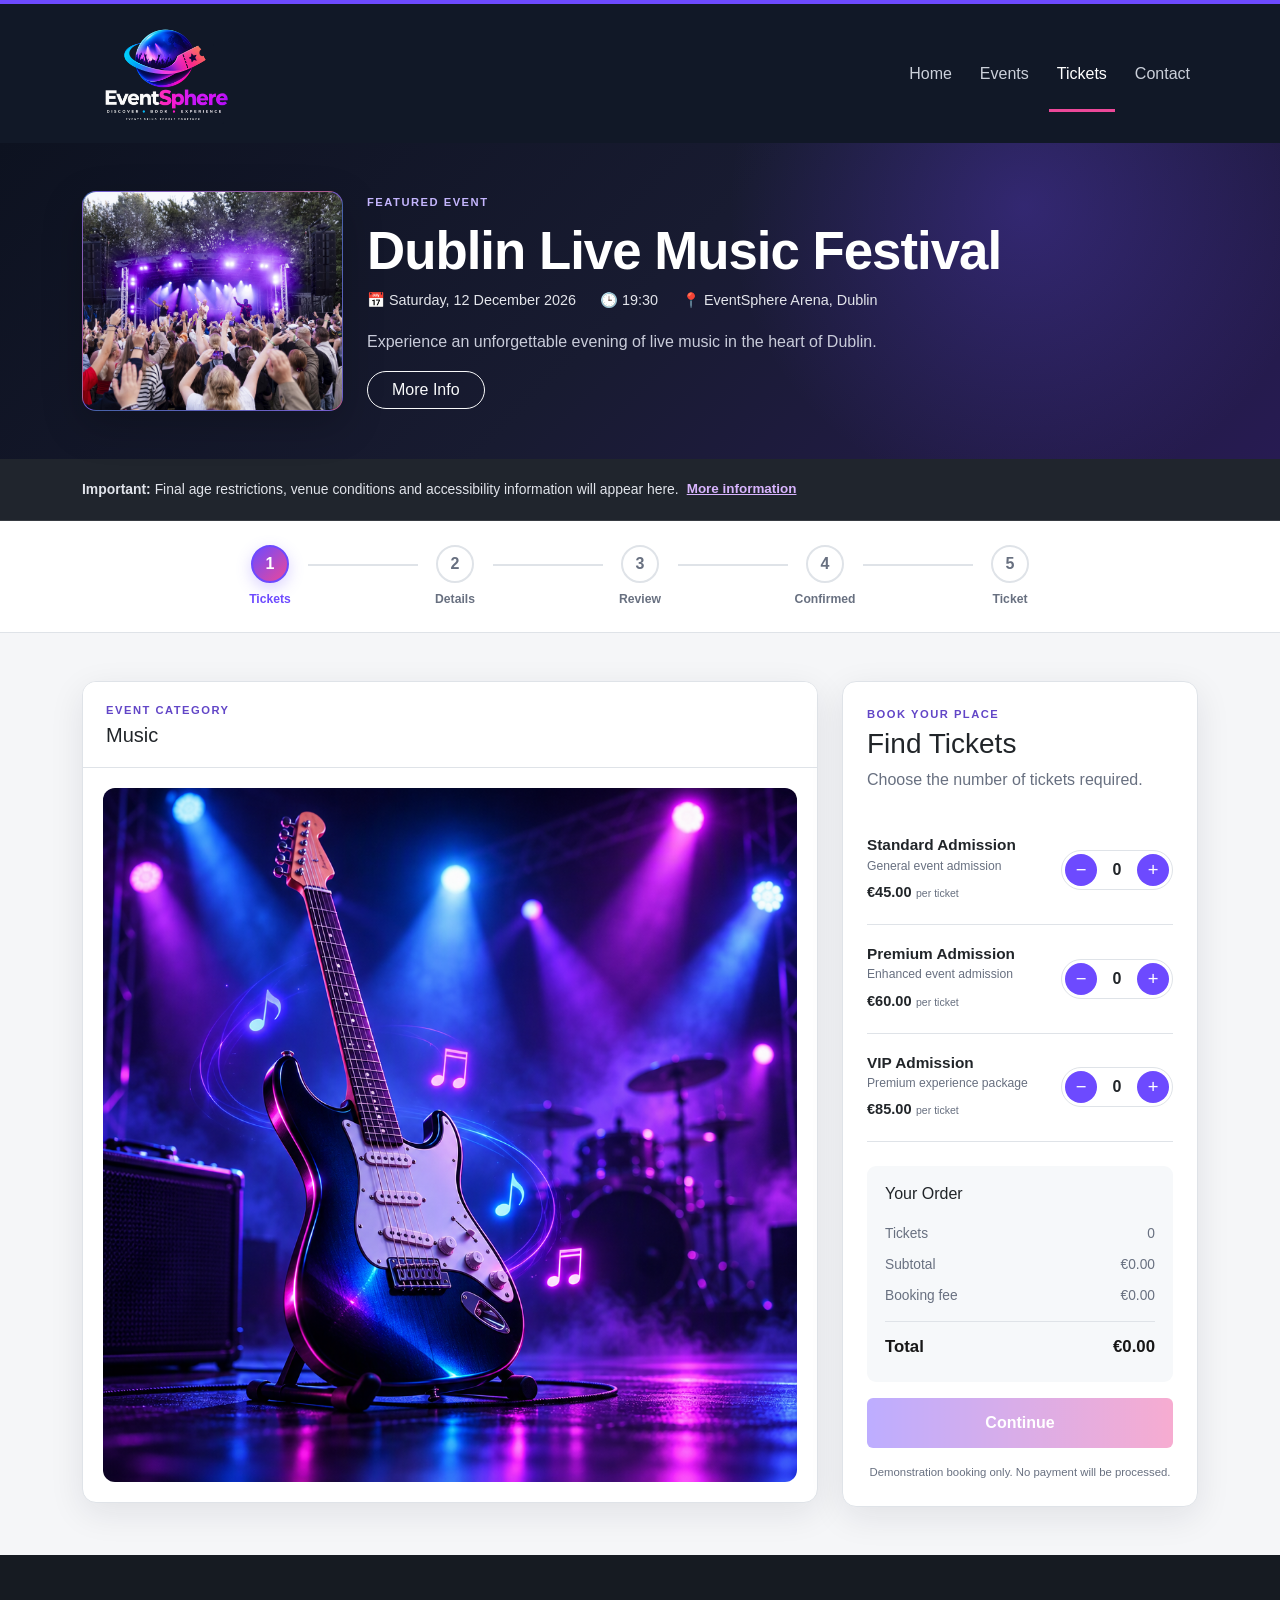
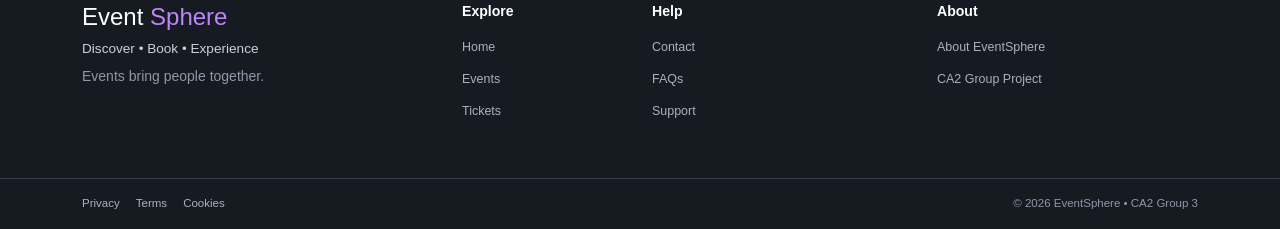
<file: tickets/tickets.html>
<!doctype html>
<html lang="en">
	<head>
		<meta charset="utf-8">
		<meta name="viewport" content="width=device-width, initial-scale=1">
		<meta name="description" content="Choose demonstration tickets for an EventSphere event.">

		<title>Tickets | EventSphere</title>
		
		<!-- EventSphere Favicon -->
		<link rel="icon" type="image/png" href="../images/favicon.png">
		
		<!-- Bootstrap 5.3 CSS -->
		<link href="https://cdn.jsdelivr.net/npm/bootstrap@5.3.9/dist/css/bootstrap.min.css"
			  rel="stylesheet"
			  integrity="sha384-yEPZ7jP9S0QKiUQ0m3jjsO4ProIW7wvR9gXkI7JOGa2XVsw53Yke2bsdkBbjmmiX"
			  crossorigin="anonymous">

		<!-- EventSphere CSS -->
		<link rel="stylesheet" href="../styles/style.css">
	</head>
	<body>

	<!-- =========================================
		 SHARED NAVIGATION
	 ========================================= -->

	<header class="site-header">
		<nav class="navbar navbar-expand-lg navbar-dark">
			<div class="container">
				<a class="navbar-brand d-flex align-items-center gap-2" href="../index.html">
					<img src="../images/logo.png" alt="EventSphere - Home" class="eventsphere-logo" width="165" height="113">
				</a>
				<button class="navbar-toggler"
						type="button"
						data-bs-toggle="collapse"
						data-bs-target="#mainNavigation"
						aria-controls="mainNavigation"
						aria-expanded="false"
						aria-label="Open navigation">

					<span class="navbar-toggler-icon"></span>
				</button>
				<div class="collapse navbar-collapse" id="mainNavigation">
					<ul class="navbar-nav ms-auto">
						<li class="nav-item">
							<a class="nav-link" href="../index.html">Home</a>
						</li>
						<li class="nav-item">
							<a class="nav-link" href="../events/events.html">Events</a>
						</li>
						<li class="nav-item">
							<a class="nav-link active" aria-current="page" href="../tickets/tickets.html">Tickets</a>
						</li>
						<li class="nav-item">
							<a class="nav-link" href="../contact/contact.html">Contact</a>
						</li>
					</ul>
				</div>
			</div>
		</nav>
	</header>
	<main>

	<!-- =========================================
		 EVENT SUMMARY
	========================================= -->

	<section class="event-summary py-4 py-lg-5">
		<div class="container">
			<div class="row align-items-center g-4">

				<!-- Event-image placeholder -->

				<div class="col-12 col-md-4 col-lg-3">
					<div class="event-image-placeholder">
						<img class="event-image" src="" alt="">
					</div>
				</div>

				<!-- Event description -->
				<div class="col-12 col-md-8 col-lg-9">
					<p class="event-category mb-2">FEATURED EVENT</p>
					<h1 class="event-title">Sample Event</h1>
					<div class="event-meta d-flex flex-column flex-lg-row flex-wrap gap-2 gap-lg-4">
						<span>
							<span aria-hidden="true">📅</span>
							Saturday, 12 December 2026
						</span>
						<span>
							<span aria-hidden="true">🕒</span>
							19:30
						</span>
						<span>
							<span aria-hidden="true">📍</span>
							Sample Arena, Dublin
						</span>
					</div>

					<p class="event-description mt-3 mb-3">

						This temporary information allows the
						EventSphere ticket-booking component to be
						developed while the group's final events,
						images and descriptions are being agreed.

					</p>

					<!-- Bootstrap opens the Offcanvas panel -->
					<button class="btn btn-outline-light rounded-pill px-4" type="button" data-bs-toggle="offcanvas" data-bs-target="#eventInformation" aria-controls="eventInformation">
						More Info
					</button>
				</div>
			</div>
		</div>
	</section>

	<!-- =========================================
		 IMPORTANT INFORMATION STRIP
	========================================= -->

	<div class="important-information">
		<div class="container py-3">
			<div class="d-flex flex-column flex-sm-row align-items-sm-center gap-2">
				<p class="mb-0">
					<strong>Important:</strong>

					Final age restrictions, venue conditions and
					accessibility information will appear here.

				</p>
				<button class="important-link"
						type="button"
						data-bs-toggle="offcanvas"
						data-bs-target="#eventInformation"
						aria-controls="eventInformation">

					More information

				</button>
			</div>
		</div>
	</div>

	<!-- =========================================
		 BOOKING PROGRESS
	========================================= -->

	<div class="booking-progress-section py-4">
		<div class="container">
			<div class="booking-progress">
				<div class="progress-step active" data-step="1">
					<div class="step-number">1</div>
					<span>Tickets</span>
				</div>
				<div class="progress-line"></div>
				<div class="progress-step" data-step="2">
					<div class="step-number">2</div>
					<span>Details</span>
				</div>
				<div class="progress-line"></div>
				<div class="progress-step" data-step="3">
					<div class="step-number">3</div>
					<span>Review</span>
				</div>
				<div class="progress-line"></div>
				<div class="progress-step" data-step="4">
					<div class="step-number">4</div>
					<span>Confirmed</span>
				</div>
				<div class="progress-line"></div>
				<div class="progress-step" data-step="5">
					<div class="step-number">5</div>
					<span>Ticket</span>
				</div>
			</div>
		</div>
	</div>

	<!-- =========================================
		 TICKET-SELECTION AREA
	========================================= -->

	<section class="ticket-booking-section py-5" id="ticketSelectionStep">
		<h2 class="visually-hidden">Ticket Selection</h2>
		<div class="container">
			<div class="row g-4 align-items-start">

				<!-- =================================
					 LEFT:
					 EVENT OR VENUE VISUAL
				================================== -->

				<div class="col-12 col-lg-8 d-flex">
					<article class="card venue-card w-100">
						<div class="card-header">
							<p class="section-label mb-1">EVENT CATEGORY</p>
							<h2 class="h5 mb-0" id="eventCategoryName">Music</h2>
						</div>
						<div class="card-body">
							<div class="venue-event-visual">
								<img id="venueEventImage" class="venue-event-image" src="" alt="">
							</div>
						</div>
					</article>
				</div>
				
				
				<!-- =================================
					 RIGHT:
					 FIND TICKETS
				================================== -->

				<div class="col-12 col-lg-4 d-flex">
					<aside class="card ticket-card w-100">
						<div class="card-body p-4">
							<p class="section-label mb-1">BOOK YOUR PLACE</p>
							<h2 class="h3 mb-2">Find Tickets</h2>
							<p class="ticket-introduction mb-4">Choose the number of tickets required.</p>

							<!-- Standard -->

							<div class="ticket-option" data-ticket-type="Standard" data-price="35">
								<div class="ticket-details">
									<h3>Standard Admission</h3>
									<p>General event admission</p>
									<div>
										<strong>€35.00</strong>
										<small>per ticket</small>
									</div>
								</div>
								<div class="quantity-selector">
									<button class="quantity-button decrease-button" type="button" aria-label="Decrease standard tickets">−</button>
									<span class="quantity-value" aria-live="polite">0</span>
									<button class="quantity-button increase-button" type="button" aria-label="Increase standard tickets">+</button>
								</div>
							</div>

							<!-- Premium -->

							<div class="ticket-option" data-ticket-type="Premium" data-price="50">
								<div class="ticket-details">
									<h3>Premium Admission</h3>
									<p>Enhanced event admission</p>
									<div>
										<strong>€50.00</strong>
										<small>per ticket</small>
									</div>

								</div>
								<div class="quantity-selector"> 
									<button class="quantity-button decrease-button" type="button" aria-label="Decrease premium tickets">−</button>
									<span class="quantity-value" aria-live="polite">0</span>
									<button class="quantity-button increase-button" type="button" aria-label="Increase premium tickets">+</button>
								</div>
							</div>

							<!-- VIP -->

							<div class="ticket-option"  data-ticket-type="VIP" data-price="75">
								<div class="ticket-details">
									<h3>VIP Admission</h3>
									<p>Premium experience package</p>
									<div>
										<strong>€75.00</strong>
										<small>per ticket</small>
									</div>
								</div>
								<div class="quantity-selector">
									<button class="quantity-button decrease-button" type="button" aria-label="Decrease VIP tickets">−</button>
									<span class="quantity-value" aria-live="polite">0</span>
									<button class="quantity-button increase-button" type="button" aria-label="Increase VIP tickets">+</button>
								</div>
							</div>

							<!-- Order summary -->

							<section class="order-summary mt-4" aria-labelledby="orderSummaryHeading">
								<h3 id="orderSummaryHeading" class="h6 mb-3">Your Order</h3>
								<div class="summary-row">
									<span>Tickets</span>
									<span id="totalTickets">0</span>
								</div>
								<div class="summary-row">
									<span>Subtotal</span>
									<span id="subtotal">€0.00</span>
								</div>
								<div class="summary-row">
									<span>Booking fee</span>
									<span id="bookingFee">€0.00</span>
								</div>
								<div class="summary-row summary-total">
									<strong>Total</strong>
									<strong id="totalPrice">€0.00</strong>
								</div>
							</section>
							<button class="btn event-primary-button w-100 mt-3" id="continueButton" type="button" disabled>Continue</button>
							<p class="demo-notice text-center mt-3 mb-0">

								Demonstration booking only.
								No payment will be processed.

							</p>
						</div>
					</aside>
				</div>
			</div>
		</div>
	</section>
	
	<!-- =========================================
     STEP 2: BOOKING DETAILS

     Hidden initially.
     JavaScript displays this section when the
     visitor selects tickets and presses Continue.
	========================================= -->

	<section class="booking-details-section py-5 d-none" id="bookingDetailsStep">
		<div class="container">
			<div class="row g-4 align-items-start">

				<!-- =================================
					 CUSTOMER DETAILS
				================================== -->

				<div class="col-12 col-lg-7">
					<div class="card booking-details-card">
						<div class="card-body p-4 p-md-5">
							<p class="section-label mb-1">STEP 2 OF 5</p>
							<h2 class="h2 mb-2">Complete Your Booking</h2>
							<p class="booking-details-introduction mb-4">
								Enter the details that should appear
								on the EventSphere demonstration ticket.
							</p>
							<form id="bookingDetailsForm" novalidate>

								<!-- Full Name -->
								<div class="mb-4">
									<label for="customerName" class="form-label">Full name
										<span class="required-marker">*</span>
									</label>
									<input type="text" class="form-control" id="customerName" name="customerName" autocomplete="name" aria-describedby="customerNameError customerNameHelp" required>
									<div class="validation-message" id="customerNameError" aria-live="polite"></div>
									<div class="form-text" id="customerNameHelp">Enter the ticket holder's full name.</div>
								</div>

								<!-- Email -->
								<div class="mb-4">
									<label for="customerEmail" class="form-label">Email address
										<span class="required-marker">*</span>
									</label>
									<input type="email" class="form-control" id="customerEmail" name="customerEmail" autocomplete="email" aria-describedby="customerEmailError customerEmailHelp" required>
									<div class="validation-message" id="customerEmailError" aria-live="polite"></div>
									<div class="form-text" id="customerEmailHelp">The demonstration booking confirmation will use this email address.</div>
								</div>

								<!-- Confirm Email -->
								<div class="mb-4">
									<label for="confirmEmail" class="form-label">Confirm email address
										<span class="required-marker">*</span>
									</label>
									<input type="email" class="form-control" id="confirmEmail" name="confirmEmail" autocomplete="email" aria-describedby="confirmEmailError confirmEmailHelp" required>
									<div class="validation-message" id="confirmEmailError" aria-live="polite"></div>
									<div class="form-text" id="confirmEmailHelp">Re-enter the email address to make sure it is correct.</div>
								</div>

								<!-- Phone -->
								<div class="mb-4">
									<label for="customerPhone" class="form-label">Phone number
										<span class="optional-marker">Optional</span>
									</label>
									<input type="tel" class="form-control" id="customerPhone" name="customerPhone" autocomplete="tel" aria-describedby="customerPhoneError customerPhoneHelp" placeholder="+353 87 123 4567">
									<div class="validation-message" id="customerPhoneError" aria-live="polite"></div>
									<div class="form-text" id="customerPhoneHelp">If entered, the number must begin with +.</div>
								</div>

								<!-- Demonstration Notice -->
								<div class="booking-demo-alert" role="note">
									<strong>Demonstration booking</strong>
									<p class="mb-0 mt-1">
										EventSphere does not process real
										payments. Any ticket generated by
										this project will be clearly marked
										as a facsimile ticket.
									</p>
								</div>

								<!-- Navigation Buttons -->
								<div class="d-flex flex-column flex-sm-row gap-3 mt-4">
									<button class="btn btn-outline-dark flex-grow-1" id="backToTicketsButton" type="button">← Back to Tickets</button>
									<button class="btn event-primary-button flex-grow-1" id="reviewBookingButton" type="button" disabled>Review Booking</button>
								</div>
								<p class="next-version-notice text-center mt-3 mb-0">Complete all required fields to continue.</p>
							</form>
						</div>
					</div>
				</div>

				<!-- =================================
					 BOOKING SUMMARY
				================================== -->

				<div class="col-12 col-lg-5">
					<aside class="card details-summary-card">
						<div class="card-body p-4">
							<p class="section-label mb-1">YOUR SELECTION</p>
							<h2 class="h4 mb-1" id="detailsEventName">Sample Event</h2>
							<p class="details-event-meta">
								<span id="detailsEventDate">Saturday, 12 December 2026</span><br>
								<span id="detailsEventTime">19:30</span><br>
								<span id="detailsEventVenue">Sample Arena, Dublin</span>
							</p>
							<hr>

							<!-- Selected ticket breakdown -->
							<div id="detailsTicketBreakdown">
								<p class="text-secondary mb-0">Selected tickets will appear here.</p>
							</div>
							<hr>
							<div class="summary-row">
								<span>Total tickets</span>
								<span id="detailsTotalTickets">0</span>
							</div>
							<div class="summary-row">
								<span>Subtotal</span>
								<span id="detailsSubtotal">€0.00</span>
							</div>
							<div class="summary-row">
								<span>Booking fee</span>
								<span id="detailsBookingFee">€0.00</span>
							</div>
							<div class="summary-row summary-total">
								<strong>Total</strong>
								<strong id="detailsTotalPrice">€0.00</strong>
							</div>
							<p class="demo-notice text-center mt-3 mb-0">
								Demonstration booking only.
								No payment will be processed.
							</p>
						</div>
					</aside>
				</div>
			</div>
		</div>
	</section>
	
	<!-- =========================================
		 STEP 3: REVIEW BOOKING

		 Hidden initially.
		 JavaScript displays this section after
		 the booking details pass validation.
	========================================= -->
	<section class="review-booking-section py-5 d-none" id="reviewBookingStep">
		<div class="container">
			<div class="review-page-title text-center mb-5">
				<p class="section-label mb-1">STEP 3 OF 5</p>
				<h2 class="display-6 fw-bold mb-2">Review Your Booking</h2>
				<p class="text-secondary mb-0">
					Please check the event, ticket and customer
					details before confirming the booking.
				</p>
			</div>
			<div class="row g-4 align-items-start">

				<!-- =================================
					 LEFT:
					 EVENT AND TICKET DETAILS
				================================== -->
				<div class="col-12 col-lg-7">
					<article class="card review-card">
						<div class="card-body p-4 p-md-5">

							<!-- Event Summary -->
							<div class="review-section">
								<p class="section-label mb-1">EVENT</p>
								<h3 class="h2 mb-3" id="reviewEventName">Sample Event</h3>
								<div class="review-event-meta">
									<p>
										<span aria-hidden="true">📅</span>
										<span id="reviewEventDate">Saturday, 12 December 2026</span>
									</p>
									<p>
										<span aria-hidden="true">🕒</span>
										<span id="reviewEventTime">19:30</span>
									</p>
									<p>
										<span aria-hidden="true">📍</span>
										<span id="reviewEventVenue">Sample Arena, Dublin</span>
									</p>
								</div>
							</div>
							<hr class="review-divider">

							<!-- Ticket Breakdown -->
							<div class="review-section">
								<div class="d-flex justify-content-between align-items-center gap-3 mb-3">
									<div>
										<p class="section-label mb-1">TICKETS</p>
										<h3 class="h5 mb-0">Your Selection</h3>
									</div>
									<span class="review-ticket-count" id="reviewTicketCountBadge">0 tickets</span>
								</div>
								<div id="reviewTicketBreakdown">
									<p class="text-secondary mb-0">Selected tickets will appear here.</p>
								</div>
							</div>
							<hr class="review-divider">

							<!-- Price Summary -->
							<div class="review-price-summary">
								<div class="summary-row">
									<span>Total tickets</span>
									<span id="reviewTotalTickets">0</span>
								</div>
								<div class="summary-row">
									<span>Subtotal</span>
									<span id="reviewSubtotal">€0.00</span>
								</div>
								<div class="summary-row">
									<span>Booking fee</span>
									<span id="reviewBookingFee">€0.00</span>
								</div>
								<div class="summary-row summary-total">
									<strong>Total</strong>
									<strong id="reviewTotalPrice">€0.00</strong>
								</div>
							</div>
						</div>
					</article>
				</div>

				<!-- =================================
					 RIGHT:
					 CUSTOMER DETAILS
				================================== -->
				<div class="col-12 col-lg-5">
					<aside class="card review-customer-card">
						<div class="card-body p-4">
							<p class="section-label mb-1">TICKET HOLDER</p>
							<h2 class="h4 mb-4">Customer Details</h2>
							<dl class="review-customer-details">

								<!-- Full Name -->
								<div class="review-detail-row">
									<dt>Full name</dt>
									<dd id="reviewCustomerName">Not provided</dd>
								</div>

								<!-- Email -->
								<div class="review-detail-row">
									<dt>Email address</dt>
									<dd id="reviewCustomerEmail">Not provided</dd>
								</div>

								<!-- Phone -->
								<div class="review-detail-row">
									<dt>Phone number</dt>
									<dd id="reviewCustomerPhone">Not provided</dd>
								</div>
							</dl>
							<div class="review-notice mt-4" role="note">
								<strong>Please check carefully</strong>
								<p class="mb-0 mt-1">
									The customer name will appear on the
									EventSphere facsimile ticket. No real
									payment will be processed.
								</p>
							</div>

							<!-- Navigation -->
							<div class="d-grid gap-3 mt-4">
								<button class="btn btn-outline-dark" id="backToDetailsButton" type="button">← Back to Details</button>
								<button class="btn event-primary-button" id="confirmBookingButton" type="button">Confirm Booking</button>
							</div>
							<p class="next-version-notice text-center mt-3 mb-0"> This is a demonstration booking. No real transaction will take place.</p>
						</div>
					</aside>
				</div>
			</div>
		</div>
	</section>
	
	<!-- =========================================
		 STEP 4: BOOKING CONFIRMED

		 Hidden initially.
		 JavaScript displays this section after
		 Confirm Booking is selected.
	========================================= -->
	<section class="booking-confirmed-section py-5 d-none" id="bookingConfirmedStep">
		<div class="container">
			<div class="confirmation-wrapper">

				<!-- Confirmation Icon -->
				<div class="confirmation-icon" aria-hidden="true">✓</div>

				<!-- Confirmation Heading -->
				<p class="section-label text-center mb-1">STEP 4 OF 5</p>
				<h2 class="display-6 fw-bold text-center mb-3">Booking Confirmed</h2>
				<p class="confirmation-introduction text-center mx-auto mb-4">
					Your EventSphere demonstration booking has
					been created successfully.
				</p>

				<!-- Important Demonstration Notice -->
				<div class="confirmation-warning" role="note">
					<strong>Demonstration booking only</strong>
					<p class="mb-0 mt-1">
						No real payment or ticket transaction has
						taken place. Any ticket generated by
						EventSphere will be clearly marked as a
						facsimile ticket.
					</p>
				</div>

				<!-- Booking Reference -->
				<div class="booking-reference-card">
					<p class="booking-reference-label">BOOKING REFERENCE</p>
					<p class="booking-reference-value" id="confirmedBookingReference" aria-live="polite">ES-000000</p>
					<p class="booking-reference-help mb-0">
						Keep this reference with your
						demonstration ticket.
					</p>
				</div>

				<!-- Confirmation Summary -->
				<div class="card confirmation-summary-card">
					<div class="card-body p-4 p-md-5">
						<div class="row g-4">

							<!-- Event Details -->
							<div class="col-12 col-md-6">
								<p class="section-label mb-1">EVENT</p>
								<h3 class="h4 mb-3" id="confirmedEventName">Sample Event</h3>
								<div class="confirmation-information">
									<p>
										<strong>Date</strong>
										<span id="confirmedEventDate">Saturday, 12 December 2026</span>
									</p>
									<p>
										<strong>Time</strong>
										<span id="confirmedEventTime">19:30</span>
									</p>
									<p>
										<strong>Venue</strong>
										<span id="confirmedEventVenue">Sample Arena, Dublin</span>
									</p>
								</div>
							</div>

							<!-- Booking Details -->
							<div class="col-12 col-md-6">
								<p class="section-label mb-1">BOOKING</p>
								<h3 class="h4 mb-3">Booking Summary</h3>
								<div class="confirmation-information">
									<p>
										<strong>Ticket holder</strong>
										<span id="confirmedCustomerName">Not provided</span>
									</p>
									<p>
										<strong>Total tickets</strong>
										<span id="confirmedTicketCount">0</span>
									</p>
									<p>
										<strong>Total</strong>
										<span id="confirmedTotalPrice">€0.00</span>
									</p>
								</div>
							</div>
						</div>
						<hr class="confirmation-divider">

						<!-- Ticket Breakdown -->
						<div>
							<p class="section-label mb-2">SELECTED TICKETS</p>
							<div id="confirmedTicketBreakdown">
								<p class="text-secondary mb-0">Selected tickets will appear here.</p>
							</div>
						</div>
					</div>
				</div>

				<!-- Next Step -->
				<div class="confirmation-actions">
					<button class="btn event-primary-button confirmation-ticket-button" id="generateTicketButton" type="button">🎟 Generate My Ticket</button>
					<p class="next-version-notice text-center mt-3 mb-0">Your tickets will be generated as clearly marked demonstration facsimiles.</p>
				</div>
			</div>
		</div>
	</section>
	
	
	<!-- =========================================
		 STEP 5: FACSIMILE TICKETS

		 Hidden initially.
		 JavaScript generates one ticket for each
		 selected admission.
	========================================= -->

	<section class="facsimile-ticket-section py-5 d-none" id="facsimileTicketStep">
		<div class="container">

			<!-- Page Introduction -->
			<div class="ticket-page-heading text-center mb-5">
				<p class="section-label mb-1">STEP 5 OF 5</p>
				<h2 class="display-6 fw-bold mb-2">Your EventSphere Tickets</h2>
				<p class="text-secondary mx-auto mb-0">
					Your demonstration tickets have been generated.
					These tickets are facsimiles and are not valid
					for admission to any event.
				</p>
			</div>

			<!-- Important Facsimile Notice -->
			<div class="facsimile-page-warning" role="note">
				<strong>Demonstration tickets only</strong>
				<p class="mb-0 mt-1">
					These tickets were created for the EventSphere
					CA2 project. No purchase or real ticket transaction
					has taken place.
				</p>
			</div>
			
			<!-- =========================================
					 SIMULATED EMAIL CONFIRMATION
			========================================= -->

			<div class="ticket-email-notice" role="status">
				<div class="ticket-email-icon" aria-hidden="true">✉</div>
				<div>
					<strong>Ticket details sent</strong>
					<p class="mb-1">
						A copy of your demonstration ticket details
						has been sent to
						<strong id="ticketEmailAddress">your email address</strong>.
					</p>
					<small>
						Simulation only for the EventSphere CA2 project.
						No email has actually been sent.
					</small>
				</div>
			</div>

			<!-- JavaScript inserts tickets here -->
			<div class="generated-tickets" id="generatedTickets" aria-live="polite"></div>

			<!-- Ticket Actions -->
			<div class="ticket-page-actions">
				<button class="btn btn-outline-dark" id="backToConfirmationButton" type="button">← Back to Confirmation</button>
				<button class="btn event-primary-button" id="printTicketsButton" type="button">🖨 Print Tickets</button>
				<a class="btn btn-dark" href="../index.html">✓ Finish</a>
			</div>
			<p class="print-help text-center mt-3 mb-0">
				The print view will display only the generated
				facsimile tickets.
			</p>
		</div>
	</section>

	</main>

	<!-- =========================================
		 BOOTSTRAP OFFCANVAS:
		 EVENT INFORMATION
	========================================= -->

	<div class="offcanvas offcanvas-end event-offcanvas" tabindex="-1" role="dialog" id="eventInformation" aria-labelledby="eventInformationHeading">
		<div class="offcanvas-header"> 
			<h2 class="offcanvas-title h5" id="eventInformationHeading">Event Information</h2>
			<button type="button" class="btn-close" data-bs-dismiss="offcanvas" aria-label="Close event information"></button>
		</div>
		<div class="offcanvas-body">
			<h3 class="h3 mb-3" id="moreInfoEventName">Sample Event</h3>
			<div class="offcanvas-event-meta mb-4">
				<p class="mb-2">
					<span aria-hidden="true">📅</span>
					<span id="moreInfoEventDate">Saturday, 12 December 2026</span>
				</p>
				<p class="mb-2">
					<span aria-hidden="true">🕒</span>
					<span id="moreInfoEventTime">19:30</span>
				</p>
				<p class="mb-0">
					<span aria-hidden="true">📍</span>
					<span id="moreInfoEventVenue">Sample Arena, Dublin</span>
				</p>
			</div>
			<section class="information-section">
				<h4 class="h6">Event Details</h4>
				<p id="moreInfoEventDescription">Event description</p>
			</section>
			<section class="information-section">
				<h4 class="h6">Ticket Limits</h4>
				<p>A maximum of 10 tickets may be selected in each ticket category.</p>
			</section>
			<section class="information-section">
				<h4 class="h6">Accessibility</h4>
				<p>
					Accessibility requirements and additional support should be confirmed
					with the event venue before attending.
				</p>
			</section>
			<section class="information-section">
				<h4 class="h6">Further Information</h4>
				<p>
					Please arrive at least 30 minutes before the advertised start time.
					Event details may be subject to change.
				</p>
			</section>
		</div>
	</div>

	<!-- =========================================
		 SHARED EVENTSPHERE FOOTER
	========================================= -->
	<footer class="site-footer">
		<div class="container py-5">
			<div class="row g-4">

				<!-- EventSphere Brand -->
				<div class="col-12 col-lg-4">
					<div class="footer-brand">
						<h2 class="h4">Event
							<span>Sphere</span>
						</h2>
						<p class="mb-1">Discover • Book • Experience</p>
						<small>Events bring people together.</small>
					</div>
				</div>

				<!-- Explore -->
				<div class="col-6 col-md-4 col-lg-2">
					<h3 class="footer-heading">Explore</h3>
					<ul class="footer-links">
						<li>
							<a href="../index.html">Home</a>
						</li>
						<li>
							<a href="../events/events.html">Events</a>
						</li>
						<li>
							<a href="tickets.html">Tickets</a>
						</li>
					</ul>
				</div>

				<!-- Help -->
				<div class="col-6 col-md-4 col-lg-3">
					<h3 class="footer-heading">Help</h3>
					<ul class="footer-links">
						<li>
							<a href="../contact/contact.html">Contact</a>
						</li>
						<li>
							<a href="../contact/contact.html#helpCentreHeading">FAQs</a>
						</li>
						<li>
							<a href="../contact/contact.html#contactHeading">Support</a>
						</li>
					</ul>
				</div>

				<!-- About -->
				<div class="col-12 col-md-4 col-lg-3">
					<h3 class="footer-heading">About</h3>
					<ul class="footer-links">
						<li>
							<a href="#" data-bs-toggle="modal" data-bs-target="#aboutModal"> About EventSphere</a>
						</li>
						<li>
							<a href="#" data-bs-toggle="modal" data-bs-target="#projectModal">CA2 Group Project</a>
						</li>
					</ul>
				</div>
			</div>
		</div>

		<!-- Lower Footer -->
		<div class="footer-bottom">
			<div class="container py-3">
				<div class="d-flex flex-column flex-md-row justify-content-between align-items-center gap-2">
					<div class="d-flex flex-wrap justify-content-center gap-3">
						<a href="#" data-bs-toggle="modal" data-bs-target="#privacyModal">Privacy</a>
						<a href="#" data-bs-toggle="modal" data-bs-target="#termsModal">Terms</a>
						<a href="#" data-bs-toggle="modal" data-bs-target="#cookiesModal">Cookies</a>
					</div>
					<p class="mb-0">© 2026 EventSphere • CA2 Group 3</p>
				</div>
			</div>
		</div>
	</footer>
	
	<!-- PRIVACY MODAL -->
	<div class="modal fade" id="privacyModal" tabindex="-1" role="dialog" aria-labelledby="privacyModalLabel" aria-hidden="true">
		<div class="modal-dialog modal-dialog-centered">
			<div class="modal-content">

				<!-- Modal Header -->
				<div class="modal-header">
					<h2 class="modal-title fs-5" id="privacyModalLabel">EventSphere Privacy</h2>
					<button type="button" class="btn-close" data-bs-dismiss="modal" aria-label="Close"></button>
				</div>

				<!-- Modal Content -->
				<div class="modal-body">
					<p>
						EventSphere is a demonstration website
						developed as part of the Web Design and
						Client Side Scripting CA2 Group Project.
					</p>
					<p>
						Information entered into demonstration forms,
						including names, email addresses and optional
						phone numbers, is used only within the current
						browser session to demonstrate website
						functionality.
					</p>
					<p>
						EventSphere does not store this information in
						a database or use it for real ticket purchases,
						payments or event admissions.
					</p>
					<p class="mb-0">
						Any booking references, confirmations and
						tickets generated by EventSphere are
						demonstration data only.
					</p>
				</div>

				<!-- Modal Footer -->
				<div class="modal-footer">
					<button type="button" class="btn btn-dark" data-bs-dismiss="modal">Close</button>
				</div>
			</div>
		</div>
	</div>
	
	<!-- TERMS MODAL -->
	<div class="modal fade" id="termsModal" tabindex="-1" role="dialog" aria-labelledby="termsModalLabel" aria-hidden="true">
		<div class="modal-dialog modal-dialog-centered">
			<div class="modal-content">

				<!-- Modal Header -->
				<div class="modal-header">
					<h2 class="modal-title fs-5" id="termsModalLabel">EventSphere Terms & Conditions</h2>
					<button type="button" class="btn-close" data-bs-dismiss="modal" aria-label="Close"></button>
				</div>

				<!-- Modal Content -->
				<div class="modal-body">
					<p>
						EventSphere is an educational demonstration
						website created for the Web Design and
						Client Side Scripting CA2 Group Project.
					</p>
					<p>
						Event information, ticket prices, booking
						references and availability shown on this
						website are provided for demonstration
						purposes only.
					</p>
					<p>
						EventSphere does not process real payments,
						complete real bookings or provide admission
						to any event.
					</p>
					<p>
						Tickets generated by EventSphere are
						facsimile demonstration tickets only and
						are clearly marked as not valid for
						admission.
					</p>
					<p class="mb-0">
						By using this demonstration website, users
						acknowledge that all bookings, transactions
						and tickets are simulated as part of the
						CA2 project.
					</p>
				</div>

				<!-- Modal Footer -->
				<div class="modal-footer"> 
					<button type="button" class="btn btn-dark" data-bs-dismiss="modal">Close</button>
				</div>
			</div>
		</div>
	</div>
	
	<!-- COOKIES MODAL -->
	<div class="modal fade" id="cookiesModal" tabindex="-1" role="dialog" aria-labelledby="cookiesModalLabel" aria-hidden="true">
		<div class="modal-dialog modal-dialog-centered">
			<div class="modal-content">

				<!-- Modal Header -->
				<div class="modal-header">
					<h2 class="modal-title fs-5" id="cookiesModalLabel">EventSphere Cookies</h2>
					<button type="button" class="btn-close" data-bs-dismiss="modal" aria-label="Close"></button>
				</div>

				<!-- Modal Content -->
				<div class="modal-body">
					<p>
						EventSphere is an educational demonstration
						website developed for the Web Design and
						Client Side Scripting CA2 Group Project.
					</p>
					<p>
						EventSphere does not currently use advertising,
						analytics or tracking cookies.
					</p>
					<p>
						The demonstration booking process operates
						within the current browser session and does
						not use cookies to store customer details,
						booking information or payment information.
					</p>
					<p>
						If cookies or similar technologies were added
						to a future version of EventSphere, visitors
						would be informed about their purpose before
						non-essential cookies were used.
					</p>
					<p class="mb-0">
						The current EventSphere CA2 website therefore
						does not require visitors to accept
						non-essential cookies.
					</p>
				</div>

				<!-- Modal Footer -->
				<div class="modal-footer">
					<button type="button" class="btn btn-dark" data-bs-dismiss="modal">Close</button>
				</div>
			</div>
		</div>
	</div>
	
	<!-- ABOUT EVENTSPHERE MODAL -->
	<div class="modal fade" id="aboutModal" tabindex="-1" role="dialog" aria-labelledby="aboutModalLabel" aria-hidden="true">
		<div class="modal-dialog modal-dialog-centered">
			<div class="modal-content">
				<div class="modal-header">
					<h2 class="modal-title fs-5" id="aboutModalLabel">About EventSphere</h2>
					<button type="button" class="btn-close" data-bs-dismiss="modal" aria-label="Close"></button>
				</div>
				<div class="modal-body">
					<p>
						<strong>EventSphere</strong> is a demonstration
						event discovery and ticket-booking website
						designed to make finding and exploring events
						simple and engaging.
					</p>
					<p>
						The website brings event information, ticket
						selection, booking support and customer help
						together in one consistent experience.
					</p>
					<p>
						Visitors can explore events, review event
						information, select demonstration tickets,
						calculate booking costs and move through a
						multi-step booking process.
					</p>
					<p class="mb-0">
						EventSphere has been designed with responsive
						layouts, accessibility and clear navigation
						in mind so that the experience remains usable
						across desktop, tablet and mobile devices.
					</p>
				</div>
				<div class="modal-footer">
					<button type="button" class="btn btn-dark" data-bs-dismiss="modal">Close</button>
				</div>
			</div>
		</div>
	</div>
	
	<!-- CA2 GROUP PROJECT MODAL -->
	<div class="modal fade" id="projectModal" tabindex="-1" role="dialog" aria-labelledby="projectModalLabel" aria-hidden="true">
		<div class="modal-dialog modal-dialog-centered">
			<div class="modal-content">
				<div class="modal-header">
					<h2 class="modal-title fs-5" id="projectModalLabel">CA2 Group Project</h2>
					<button type="button" class="btn-close" data-bs-dismiss="modal" aria-label="Close"></button>
				</div>
				<div class="modal-body">
					<p>
						EventSphere is being developed as the
						<strong>Continuous Assessment 2</strong>
						group project for
						<strong>
							Web Design and Client Side Scripting
							(HDCAIMLFE)
						</strong>.
					</p>
					<p>
						The project is being completed by
						<strong>Group 3</strong> and demonstrates the
						use of HTML5, CSS, Bootstrap 5.3 and
						client-side JavaScript.
					</p>
					<p>
						The website includes responsive page layouts,
						interactive event and ticket features, form
						validation, accessibility considerations and
						a simulated ticket-booking experience.
					</p>
					<p>
						Some event information, ticket data, booking
						references and generated tickets are fictional
						and are included solely to demonstrate the
						functionality of the website.
					</p>
					<p class="mb-0">
						All tickets generated by EventSphere are
						facsimiles and are not valid for admission
						to any real event.
					</p>
				</div>
				<div class="modal-footer">
					<button type="button" class="btn btn-dark" data-bs-dismiss="modal">Close</button>
				</div>
			</div>
		</div>
	</div>
	
	<!-- BACK TO TOP BUTTON -->
	<button id="backToTopButton" class="back-to-top" type="button" aria-label="Back to top" title="Back to top">↑</button>

	<!-- Bootstrap JavaScript -->
	<script src="https://cdn.jsdelivr.net/npm/bootstrap@5.3.9/dist/js/bootstrap.bundle.min.js"></script>

	<!-- EventSphere JavaScript -->
	<script src="../js/script.js"></script>

	</body>
</html>
</file>
<file: styles/style.css>
/* =============================================
   EventSphere
   Web Design and Client Side Scripting
   CA2 - Group 3

   Shared Website Stylesheet

   Used by:
   - Home
   - Events
   - Tickets
   - Contact / Help

   Framework:
   - Bootstrap 5.3

   Custom styling includes:
   - EventSphere branding and colours
   - Navigation and footer
   - Responsive page layouts
   - Ticket booking interface
   - Booking progress and validation
   - Facsimile ticket design
   - Contact and Help sections
   - Bootstrap component customisation
   - Accessibility and responsive adjustments
============================================= */

:root {
    /* Temporary colours.
       Replace after the group agrees on the
       final EventSphere visual identity. */

    --eventsphere-primary: #6d4aff;
    --eventsphere-primary-dark: #5432dd;
    --eventsphere-secondary: #ec4899;

    --eventsphere-dark: #111827;
    --eventsphere-dark-soft: #20252d;

    --eventsphere-background: #f5f6f8;
    --eventsphere-surface: #ffffff;

    --eventsphere-text: #171717;
    --eventsphere-muted: #687080;

    --eventsphere-border: #dfe3e8;

    --eventsphere-shadow:
        0 10px 35px rgba(17, 24, 39, 0.09);

    --eventsphere-radius: 14px;
}

/* =============================================
   General
============================================= */

/* =============================================
   EventSphere Logo
============================================= */

.eventsphere-logo {
    width: 165px;
    height: auto;
    display: block;
}

@media (max-width: 575.98px) {
    .eventsphere-logo {
        width: 150px;
    }
}

body {
    min-height: 100vh;
    background: var(--eventsphere-background);
    color: var(--eventsphere-text);
    font-family: Arial, Helvetica, sans-serif;
}

button, a {
    transition:
        color 0.2s,
        background-color 0.2s,
        border-color 0.2s,
        transform 0.2s,
        box-shadow 0.2s;
}

/* =============================================
   Navigation
============================================= */

.site-header {
    background: var(--eventsphere-dark);
    border-top: 4px solid var(--eventsphere-primary);
}

.site-header .navbar {
    min-height: 78px;
}

.brand-icon {
    width: 39px;
    height: 39px;
    display: inline-grid;
    place-items: center;
    border-radius: 11px;
    color: white;
    background:
        linear-gradient(
            135deg,
            var(--eventsphere-primary),
            var(--eventsphere-secondary)
        );
    box-shadow:
        0 7px 20px
        rgba(109, 74, 255, 0.3);
}

.brand-name {
    color: white;
    font-size: 1.35rem;
    font-weight: 700;
}

.brand-name span {
    color: #d8b4fe;
}

.site-header .nav-link {
    color: #cbd0da;
    margin-left: 12px;
    border-bottom: 3px solid transparent;
    padding-top: 26px;
    padding-bottom: 23px;
}

.site-header .nav-link:hover,
.site-header .nav-link:focus,
.site-header .nav-link.active {
    color: white;
    border-bottom-color: var(--eventsphere-secondary);
}
/* =============================================
   IMAGE 
============================================= */

.event-image-placeholder {
    width: 100%;
    height: 220px;
    overflow: hidden;
    border-radius: 16px;
}

.event-image {
    width: 100%;
    height: 100%;
    object-fit: cover;
    display: block;
}




/* =============================================
   CONTACT / HELP PAGE
============================================= */

.contact-hero {
    background:
        radial-gradient(
            circle at 50% 0%,
            rgba(109, 74, 255, 0.10),
            transparent 38%
        ),
        linear-gradient(
            180deg,
            #ffffff,
            #f7f7fb
        );
    border-bottom:
        1px solid var(--eventsphere-border);
}

.contact-hero-content {
    max-width: 760px;
    margin: auto;
}

.contact-hero h1 {
    color: var(--eventsphere-text);
    letter-spacing: -1px;
}

.contact-hero .lead {
    max-width: 680px;
}

/* =============================================
   Main Support Area
============================================= */

.contact-support-section {
    padding-top: 45px;
    background: var(--eventsphere-background);
}

.contact-accordion {
    max-width: 1050px;
    margin-left: auto;
    margin-right: auto;
}

/* =============================================
   Main Accordion Cards
============================================= */

.contact-accordion .accordion-item {
    overflow: hidden;
    margin-bottom: 20px;
    border:
        1px solid
        var(--eventsphere-border);
    border-radius: var(--eventsphere-radius);
    background: var(--eventsphere-surface);
    box-shadow: var(--eventsphere-shadow);
}

.contact-accordion .accordion-button {
    padding: 23px 26px;
    color: var(--eventsphere-text);
    background: var(--eventsphere-surface);
    font-size: 1rem;
    font-weight: 700;
    box-shadow: none;
}

.contact-accordion .accordion-button:not(.collapsed) {
    color: white;
    background: 
        linear-gradient(
            135deg,
            var(--eventsphere-dark),
            #2a1f55
        );
    box-shadow: none;
}

.contact-accordion .accordion-button:focus {
    border-color: var(--eventsphere-primary);
    box-shadow:
        0 0 0 0.2rem
        rgba(109, 74, 255, 0.15);
}

/* =============================================
   Contact Accordion Plus / Minus
============================================= */

.contact-accordion .accordion-button::after {
    content: "+" !important;
    background: none !important;
    background-image: none !important;
    width: auto;
    height: auto;
    margin-left: auto;
    color: var(--eventsphere-primary);
    font-size: 1.5rem;
    font-weight: 500;
    line-height: 1;
    transform: none !important;
}

.contact-accordion .accordion-button:not(.collapsed)::after {
    content: "−" !important;
    background: none !important;
    background-image: none !important;
    color: white;
    transform: none !important;
}

/* =============================================
   Help Centre
============================================= */

.help-article {
    padding: 22px 0;
    border-bottom:
        1px solid
        var(--eventsphere-border);
}

.help-article:first-of-type {
    padding-top: 10px;
}


.help-article:last-of-type {
    border-bottom: none;
}

.help-article h4 {
    margin-bottom: 9px;
    color: var(--eventsphere-text);
    font-size: 1.05rem;
    font-weight: 700;
}

.help-article p {
    color: var(--eventsphere-muted);
    line-height: 1.7;
    font-size: 0.9rem;
}

.help-placeholder {
    padding: 17px 19px;
    color: #40355f;
    border: 1px dashed #b9a6fa;
    border-radius: 10px;
    background: #f7f4ff;
    font-size: 0.85rem;
}

/* =============================================
   Contact Information Column
============================================= */

.contact-help-list {
    margin-top: 30px;
}

.contact-help-item {
    position: relative;
    padding: 0 0 22px 22px;
    border-left:
        2px solid
        #e6e1ff;
}

.contact-help-item:last-child {
    padding-bottom: 0;
}

.contact-help-item::before {
    content: "";
    position: absolute;
    left: -6px;
    top: 3px;
    width: 10px;
    height: 10px;
    border-radius: 50%;
    background:
        linear-gradient(
            135deg,
            var(--eventsphere-primary),
            var(--eventsphere-secondary)
        );
}

.contact-help-item strong {
    display: block;
    margin-bottom: 4px;
    color: var(--eventsphere-text);
    font-size: 0.92rem;
}

.contact-help-item span {
    display: block;
    color: var(--eventsphere-muted);
    font-size: 0.82rem;
    line-height: 1.6;
}

/* =============================================
   Support Hours
============================================= */

.contact-support-details {
    padding: 20px;
    border-radius: 10px;
    background:
        linear-gradient(
            135deg,
            #f5f2ff,
            #fff5fa
        );
    border:
        1px solid
        #e4dcff;
    color: var(--eventsphere-muted);
    font-size: 0.84rem;
}

.contact-support-details strong {
    display: block;
    margin-bottom: 3px;
    color: var(--eventsphere-text);
}

/* =============================================
   Contact Form Panel
============================================= */

.contact-form-panel {
    padding: 30px;
    border:
        1px solid
        var(--eventsphere-border);
    border-radius: var(--eventsphere-radius);
    background: white;
    box-shadow:
        0 12px 35px
        rgba(17, 24, 39, 0.07);
}

.contact-form-panel .form-label {
    font-weight: 700;
}

.contact-form-panel .form-control,
.contact-form-panel .form-select {
    min-height: 48px;
    border:
        1px solid
        var(--eventsphere-border);
    border-radius: 8px;
}

.contact-form-panel textarea.form-control {
    min-height: 150px;
    resize: vertical;
}

.contact-form-panel .form-control:focus,
.contact-form-panel .form-select:focus {
    border-color: var(--eventsphere-primary);
    box-shadow:
        0 0 0 0.2rem
        rgba(109, 74, 255, 0.13);
}

/* =============================================
   Contact Checkbox
============================================= */

.contact-form-panel .form-check-input {
    width: 1.15rem;
    height: 1.15rem;
    margin-top: 0.18rem;
}

.contact-form-panel .form-check-input:checked {
    border-color: var(--eventsphere-primary);
    background-color: var(--eventsphere-primary);
}

.contact-form-panel .form-check-label {
    padding-left: 4px;
    color: var(--eventsphere-muted);
    font-size: 0.82rem;
    line-height: 1.6;
}

/* =============================================
   Contact Success Message
============================================= */

.contact-success-message {
    padding: 17px 20px;
    color: #14532d;
    border: 1px solid #86d5a4;
    border-radius: 10px;
    background: #f0fdf4;
    font-size: 0.85rem;
}

/* =============================================
   Contact Validation

   Uses the same EventSphere validation
   appearance as the Tickets page.
============================================= */

.contact-form-panel .form-control.field-error,
.contact-form-panel .form-select.field-error {
    border-color: #c81e1e;
    background-color: #fff7f7;
}

.contact-form-panel .form-control.field-valid,
.contact-form-panel .form-select.field-valid {
    border-color: #198754;
}

/* =============================================
   Contact Responsive Design
============================================= */

@media (max-width: 991.98px) {
    .contact-form-panel {
        padding: 25px;
    }
}

@media (max-width: 575.98px) {
    .contact-support-section {
        padding-top: 25px;
    }
    .contact-accordion .accordion-button {
        padding: 19px 20px;
        font-size: 0.92rem;
    }
    .contact-accordion .accordion-body {
        padding: 25px 20px !important;
    }
    .contact-form-panel {
        padding: 22px 18px;
    }
    .contact-hero {
        padding-top: 40px !important;
        padding-bottom: 40px !important;
    }
    .contact-hero h1 {
        font-size: 2.2rem;
    }
}

/* =============================================
   Back to Top Button
============================================= */

.back-to-top {
    position: fixed;
    right: 25px;
    bottom: 25px;
    width: 48px;
    height: 48px;
    display: grid;
    place-items: center;
    color: white;
    border: none;
    border-radius: 50%;
    background:
        linear-gradient(
            135deg,
            var(--eventsphere-primary),
            var(--eventsphere-secondary)
        );
    box-shadow:
        0 8px 24px
        rgba(17, 24, 39, 0.22);
    font-size: 1.35rem;
    font-weight: 700;
    cursor: pointer;
    opacity: 0;
    visibility: hidden;
    transform: translateY(10px);
    transition:
        opacity 0.25s,
        visibility 0.25s,
        transform 0.25s,
        box-shadow 0.25s;
    z-index: 40;
}

.back-to-top.show {
    opacity: 1;
    visibility: visible;
    transform: translateY(0);
}

.back-to-top:hover {
    transform: translateY(-3px);
    box-shadow:
        0 12px 28px
        rgba(109, 74, 255, 0.3);
}

.back-to-top:focus-visible {
    outline: 3px solid #f9a8d4;
    outline-offset: 3px;
}

/* Mobile */

@media (max-width: 575.98px) {
    .back-to-top {
        right: 16px;
        bottom: 16px;
        width: 44px;
        height: 44px;
    }
}

/* =============================================
   Event Summary
============================================= */

.event-summary {
    color: white;
    background:
        radial-gradient(
            circle at 80% 20%,
            rgba(109, 74, 255, 0.27),
            transparent 28%
        ),
        linear-gradient(
            135deg,
            #0d1220,
            #181b31,
            #271b52
        );
}

.event-image-placeholder {
    min-height: 175px;
    border-radius: var(--eventsphere-radius);
    border: 1px solid rgba(255, 255, 255, 0.18);
    display: flex;
    flex-direction: column;
    justify-content: center;
    align-items: center;
    text-align: center;
    background:
        linear-gradient(
            135deg,
            rgba(37, 99, 235, 0.55),
            rgba(109, 74, 255, 0.72),
            rgba(236, 72, 153, 0.65)
        );
    box-shadow: 0 14px 40px rgba(0, 0, 0, 0.22);
}

.placeholder-label {
    font-size: 0.85rem;
    font-weight: 700;
    letter-spacing: 1.1px;
}

.event-image-placeholder small {
    margin-top: 6px;
    color: #e9e5ff;
}

.event-category,
.section-label {
    color: #6246c7;
    font-size: 0.7rem;
    font-weight: 700;
    letter-spacing: 1.5px;
}

.event-summary .event-category {
    color: #c4b5fd;
}

.event-title {
    margin-bottom: 8px;
    font-size: clamp(2rem, 5vw, 3.3rem);
    font-weight: 750;
    letter-spacing: -1px;
}

.event-meta {
    color: #e3e5eb;
    font-size: 0.9rem;
}

.event-description {
    max-width: 760px;
    color: #c9ccda;
    line-height: 1.7;
}

.venue-card {
    height: 100%;
}

.venue-card .card-body {
    display: flex;
    flex: 1;
}

.venue-event-visual {
    width: 100%;
    min-height: 300px;
    flex: 1;
    overflow: hidden;
    border-radius: 12px;
    background-color: #080b24;
}

.venue-event-image {
    width: 100%;
    height: 100%;
    object-fit: cover;
    object-position: center;
    display: block;
}

/* =============================================
   Important Information
============================================= */
.important-information {
    color: white;
    background: var(--eventsphere-dark-soft);
    border-bottom: 1px solid rgba(255, 255, 255, 0.1);
}

.important-information p {
    color: #e1e4eb;
    font-size: 0.87rem;
}

.important-link {
    padding: 4px 0;
    color: #d8b4fe;
    border: none;
    background: transparent;
    font-size: 0.84rem;
    font-weight: 600;
    text-decoration: underline;
}

.important-link:hover,
.important-link:focus {
    color: white;
}

/* =============================================
   Main Booking Area
============================================= */

.ticket-booking-section {
    min-height: 650px;
}

.venue-card,
.ticket-card {
    overflow: hidden;
    border:
        1px solid
        var(--eventsphere-border);
    border-radius: var(--eventsphere-radius);
    box-shadow: var(--eventsphere-shadow);
}

.venue-card .card-header {
    background: var(--eventsphere-surface);
    padding: 20px 23px;
    border-bottom:
        1px solid
        var(--eventsphere-border);
}

.placeholder-badge {
    color: #5932b2;
    background: #ede9fe;
    padding: 7px 11px;
    border-radius: 20px;
    font-size: 0.68rem;
    letter-spacing: 0.4px;
}

.venue-card .card-body {
    padding: 20px;
}

.venue-placeholder {
    min-height: 510px;
    display: grid;
    place-items: center;
    padding: 35px;
    text-align: center;
    border: 2px dashed #c8cdd7;
    border-radius: 11px;
    background:
        linear-gradient(
            135deg,
            #fbfcfd,
            #eef1f5
        );
}

.venue-placeholder-content {
    max-width: 470px;
}

.venue-placeholder-icon {
    width: 82px;
    height: 82px;
    display: grid;
    place-items: center;
    margin: 0 auto 20px;
    border-radius: 50%;
    color: white;
    font-size: 2.1rem;
    background:
        linear-gradient(
            135deg,
            var(--eventsphere-primary),
            var(--eventsphere-secondary)
        );
    box-shadow:
        0 10px 25px
        rgba(109, 74, 255, 0.25);
}

.venue-placeholder p {
    color: var(--eventsphere-muted);
    line-height: 1.7;
}

.venue-card-footer {
    padding: 17px 22px;
    color: var(--eventsphere-muted);
    background: #fafbfc;
    border-top:
        1px solid
        var(--eventsphere-border);
    font-size: 0.81rem;
}

/* =============================================
   Ticket Card
============================================= */

.ticket-card {
    position: sticky;
    top: 20px;
}

.ticket-introduction {
    color: var(--eventsphere-muted);
}

.ticket-option {
    display: flex;
    justify-content: space-between;
    align-items: center;
    gap: 18px;
    padding: 20px 0;
    border-bottom:
        1px solid
        var(--eventsphere-border);
}

.ticket-details h3 {
    margin-bottom: 2px;
    font-size: 0.96rem;
    font-weight: 700;
}

.ticket-details p {
    margin-bottom: 5px;
    color: var(--eventsphere-muted);
    font-size: 0.76rem;
}

.ticket-details strong {
    font-size: 0.91rem;
}

.ticket-details small {
    color: var(--eventsphere-muted);
    font-size: 0.66rem;
}

/* =============================================
   Quantity Controls
============================================= */

.quantity-selector {
    min-width: 112px;
    display: flex;
    justify-content: space-between;
    align-items: center;
    padding: 3px;
    border:
        1px solid
        var(--eventsphere-border);
    border-radius: 25px;
}

.quantity-button {
    width: 32px;
    height: 32px;
    display: grid;
    place-items: center;
    padding: 0;
    color: white;
    border: none;
    border-radius: 50%;
    background: var(--eventsphere-primary);
    font-size: 1.15rem;
    line-height: 1;
}

.quantity-button:not(:disabled):hover {
    background: var(--eventsphere-primary-dark);
}

.quantity-button:disabled {
    opacity: 0.45;
    cursor: not-allowed;
}

.quantity-value {
    min-width: 25px;
    text-align: center;
    font-weight: 700;
}

/* =============================================
   Order Summary
============================================= */

.order-summary {
    padding: 18px;
    border-radius: 9px;
    background: #f6f8fa;
}

.summary-row {
    display: flex;
    justify-content: space-between;
    padding: 5px 0;
    color: var(--eventsphere-muted);
    font-size: 0.86rem;
}

.summary-total {
    margin-top: 10px;
    padding-top: 12px;
    color: var(--eventsphere-text);
    border-top:
        1px solid
        var(--eventsphere-border);
    font-size: 1.05rem;
}


.event-primary-button {
    padding: 13px;
    color: white;
    border: none;
    background:
        linear-gradient(
            90deg,
            var(--eventsphere-primary),
            var(--eventsphere-secondary)
        );
    font-weight: 700;
}

.event-primary-button:not(:disabled):hover {
    color: white;
    transform: translateY(-1px);
    box-shadow:
        0 8px 20px
        rgba(109, 74, 255, 0.28);
}

.event-primary-button:disabled {
    color: white;
    opacity: 0.45;
}

.demo-notice {
    color: var(--eventsphere-muted);
    font-size: 0.71rem;
}

/* =============================================
   Bootstrap Offcanvas Customisation
============================================= */

.event-offcanvas {
    width: min(520px, 100%);
}

.event-offcanvas .offcanvas-header {
    min-height: 71px;
    border-bottom:
        1px solid
        var(--eventsphere-border);
}

.event-offcanvas .offcanvas-body {
    padding: 27px;
}

.offcanvas-event-meta {
    padding: 16px;
    border-radius: 9px;
    background: #f6f8fa;
}

.information-section {
    padding: 20px 0;
    border-bottom:
        1px solid
        var(--eventsphere-border);
}

.information-section:last-child {
    border-bottom: none;
}

.information-section h4 {
    font-weight: 700;
}

.information-section p {
    margin-bottom: 0;
    color: var(--eventsphere-muted);
    font-size: 0.89rem;
    line-height: 1.7;
}

/* =============================================
   Footer
============================================= */

.site-footer {
    color: #cad0da;
    background: #161b22;
}

.footer-brand h2 {
    color: white;
}

.footer-brand h2 span {
    color: #c084fc;
}

.footer-brand p {
    font-size: 0.85rem;
}

.footer-brand small {
    color: #8f98a7;
}

.footer-heading {
    margin-bottom: 15px;
    color: white;
    font-size: 0.88rem;
    font-weight: 700;
}

.footer-links {
    margin: 0;
    padding: 0;
    list-style: none;
}

.footer-links li {
    margin-bottom: 8px;
}

.footer-links a {
    color: #aab1bd;
    font-size: 0.78rem;
    text-decoration: none;
}

.footer-links a:hover,
.footer-links a:focus {
    color: white;
}

.footer-bottom {
    color: #8f98a7;
    border-top: 1px solid #373e48;
    font-size: 0.72rem;
}

.footer-bottom a {
    color: #aab1bd;
    text-decoration: none;
}

.footer-bottom a:hover,
.footer-bottom a:focus {
    color: white;
}

/* =============================================
   Responsive Adjustments
============================================= */

@media (max-width: 991.98px) {
    .site-header .nav-link {
        margin-left: 0;
        padding: 12px 0;
        border-bottom: none;
    }
    .site-header .nav-link.active {
        color: #d8b4fe;
    }
    .ticket-card {
        position: static;
    }
    .venue-placeholder {
        min-height: 390px;
    }
}

@media (max-width: 575.98px) {
    .event-image-placeholder {
        min-height: 210px;
    }
    .event-title {
        font-size: 2.25rem;
    }
    .ticket-option {
        flex-direction: column;
        align-items: flex-start;
    }
    .quantity-selector {
        align-self: flex-end;
    }
    .venue-placeholder {
        min-height: 320px;
        padding: 24px;
    }
    .venue-card .card-header {
        align-items: flex-start !important;
    }
}

@media (max-width: 575.98px) {
    .eventsphere-logo {
        width: 150px;
    }
}

/* =============================================
   Booking Progress
============================================= */

.booking-progress-section {
    background: #ffffff;
    border-bottom: 1px solid var(--eventsphere-border);
}

.booking-progress {
    max-width: 850px;
    margin: auto;
    display: flex;
    align-items: flex-start;
    justify-content: center;
}

.progress-step {
    min-width: 75px;
    display: flex;
    flex-direction: column;
    align-items: center;
    text-align: center;
    color: var(--eventsphere-muted);
}

.step-number {
    width: 38px;
    height: 38px;
    display: grid;
    place-items: center;
    border-radius: 50%;
    border:
        2px solid
        var(--eventsphere-border);
    background: white;
    color: var(--eventsphere-muted);
    font-weight: 700;
    transition: 0.25s;
}

.progress-step span {
    margin-top: 7px;
    font-size: 0.76rem;
    font-weight: 600;
}

/* Active Step */

.progress-step.active {
    color: var(--eventsphere-primary);
}

.progress-step.active .step-number {
    color: white;
    border-color: var(--eventsphere-primary);
    background:
        linear-gradient(
            135deg,
            var(--eventsphere-primary),
            var(--eventsphere-secondary)
        );
    box-shadow:
        0 5px 15px
        rgba(109, 74, 255, 0.25);
}

/* Completed Step */

.progress-step.completed {
    color: var(--eventsphere-primary);
}

.progress-step.completed .step-number {
    color: white;
    border-color: var(--eventsphere-primary);
    background: var(--eventsphere-primary);
}

/* Connecting Lines */

.progress-line {
    flex: 1;
    max-width: 110px;
    height: 2px;
    margin-top: 19px;
    background: var(--eventsphere-border);
}

/* Mobile */

@media (max-width: 575.98px) {
    .booking-progress-section {
        padding-left: 8px;
        padding-right: 8px;
    }
    .progress-step {
        min-width: 46px;
    }
    .step-number {
        width: 32px;
        height: 32px;
        font-size: 0.8rem;
    }
    .progress-step span {
        font-size: 0.62rem;
    }
    .progress-line {
        margin-top: 16px;
    }
}

/* =============================================
   Booking Details - Step 2
============================================= */

.booking-details-section {
    min-height: 650px;
    background: var(--eventsphere-background);
}

.booking-details-card,
.details-summary-card {
    border:
        1px solid
        var(--eventsphere-border);
    border-radius: var(--eventsphere-radius);
    box-shadow: var(--eventsphere-shadow);
}

.booking-details-introduction,
.details-event-meta {
    color: var(--eventsphere-muted);
}

.booking-details-card .form-label {
    font-weight: 700;
}

.booking-details-card .form-control {
    min-height: 48px;
    border:
        1px solid
        var(--eventsphere-border);
    border-radius: 8px;
}

.booking-details-card .form-control:focus {
    border-color: var(--eventsphere-primary);
    box-shadow: 
		0 0 0 0.2rem
        rgba(109, 74, 255, 0.15);
}

.required-marker {
    color: #c81e1e;
}

.optional-marker {
    margin-left: 6px;
    color: var(--eventsphere-muted);
    font-size: 0.72rem;
    font-weight: 400;
}

.booking-demo-alert {
    padding: 16px 18px;
    color: #40355f;
    border: 1px solid #ddd3ff;
    border-radius: 9px;
    background: #f6f2ff;
    font-size: 0.85rem;
}

.details-summary-card {
    position: sticky;
    top: 20px;
}

.details-ticket-row {
    display: flex;
    justify-content: space-between;
    gap: 20px;
    padding: 7px 0;
    color: var(--eventsphere-muted);
    font-size: 0.88rem;
}

.details-ticket-row strong {
    color: var(--eventsphere-text);
}

.next-version-notice {
    color: var(--eventsphere-muted);
    font-size: 0.72rem;
}

@media (max-width: 991.98px) {
    .details-summary-card {
        position: static;
    }
}

/* =============================================
   Booking Form Validation
============================================= */

.validation-message {
    min-height: 20px;
    margin-top: 5px;
    color: #c81e1e;
    font-size: 0.78rem;
    font-weight: 600;
}

.booking-details-card .form-control.field-error {
    border-color: #c81e1e;
    background-color: #fff7f7;
}

.booking-details-card .form-control.field-error:focus {
    border-color: #c81e1e;
    box-shadow:
        0 0 0 0.2rem
        rgba(200, 30, 30, 0.12);
}

.booking-details-card .form-control.field-valid {
    border-color: #198754;
}

.booking-details-card .form-control.field-valid:focus {
    border-color: #198754;
    box-shadow:
        0 0 0 0.2rem
        rgba(25, 135, 84, 0.12);
}

/* =============================================
   Review Booking - Step 3
============================================= */

.review-booking-section {
    min-height: 650px;
    background: var(--eventsphere-background);
}

.review-page-title {
    max-width: 720px;
    margin-left: auto;
    margin-right: auto;
}

.review-card,
.review-customer-card {
    border:
        1px solid
        var(--eventsphere-border);
    border-radius: var(--eventsphere-radius);
    box-shadow: var(--eventsphere-shadow);
}

.review-customer-card {
    position: sticky;
    top: 20px;
}


.review-event-meta {
    display: flex;
    flex-direction: column;
    gap: 8px;
    color: var(--eventsphere-muted);
}

.review-event-meta p {
    margin-bottom: 0;
}

.review-divider {
    margin: 28px 0;
    border-color: var(--eventsphere-border);
    opacity: 1;
}

.review-ticket-count {
    padding: 6px 12px;
    color: #5932b2;
    border-radius: 20px;
    background: #ede9fe;
    font-size: 0.75rem;
    font-weight: 700;
}

.review-ticket-row {
    display: flex;
    justify-content: space-between;
    align-items: center;
    gap: 20px;
    padding: 13px 0;
    border-bottom:
        1px solid
        var(--eventsphere-border);
}

.review-ticket-row:last-child {
    border-bottom: none;
}

.review-ticket-information h4 {
    margin-bottom: 2px;
    font-size: 0.95rem;
    font-weight: 700;
}

.review-ticket-information p {
    margin-bottom: 0;
    color: var(--eventsphere-muted);
    font-size: 0.78rem;
}

.review-ticket-price {
    white-space: nowrap;
    font-weight: 700;
}

.review-price-summary {
    padding: 20px;
    border-radius: 10px;
    background: #f6f8fa;
}

.review-customer-details {
    margin-bottom: 0;
}

.review-detail-row {
    padding: 13px 0;
    border-bottom:
        1px solid
        var(--eventsphere-border);
}

.review-detail-row:first-child {
    padding-top: 0;
}

.review-detail-row:last-child {
    border-bottom: none;
}

.review-detail-row dt {
    margin-bottom: 3px;
    color: var(--eventsphere-muted);
    font-size: 0.73rem;
    font-weight: 600;
    text-transform: uppercase;
    letter-spacing: 0.5px;
}

.review-detail-row dd {
    margin-bottom: 0;
    color: var(--eventsphere-text);
    font-size: 0.95rem;
    font-weight: 600;
    overflow-wrap: anywhere;
}

.review-notice {
    padding: 16px 18px;
    color: #40355f;
    border: 1px solid #ddd3ff;
    border-radius: 9px;
    background: #f6f2ff;
    font-size: 0.84rem;
}

@media (max-width: 991.98px) {
    .review-customer-card {
        position: static;
    }
}

@media (max-width: 575.98px) {
    .review-ticket-row {
        align-items: flex-start;
    }
    .review-ticket-count {
        font-size: 0.68rem;
    }
}

/* =============================================
   Booking Confirmed - Step 4
============================================= */

.booking-confirmed-section {
    min-height: 700px;
    background:
        radial-gradient(
            circle at 50% 10%,
            rgba(109, 74, 255, 0.08),
            transparent 35%
        ),
        var(--eventsphere-background);
}

.confirmation-wrapper {
    max-width: 900px;
    margin: auto;
}

.confirmation-icon {
    width: 76px;
    height: 76px;
    display: grid;
    place-items: center;
    margin: 0 auto 22px;
    color: white;
    border-radius: 50%;
    background:
        linear-gradient(
            135deg,
            var(--eventsphere-primary),
            var(--eventsphere-secondary)
        );
    box-shadow:
        0 12px 30px
        rgba(109, 74, 255, 0.28);
    font-size: 2.1rem;
    font-weight: 700;
}

.confirmation-introduction {
    max-width: 620px;
    color: var(--eventsphere-muted);
    font-size: 1.05rem;
}

.confirmation-warning {
    max-width: 720px;
    margin: 0 auto 28px;
    padding: 17px 20px;
    color: #40355f;
    border: 1px solid #ddd3ff;
    border-radius: 10px;
    background: #f6f2ff;
    font-size: 0.85rem;
}

.booking-reference-card {
    max-width: 520px;
    margin: 0 auto 30px;
    padding: 24px;
    text-align: center;
    color: white;
    border-radius: var(--eventsphere-radius);
    background:
        linear-gradient(
            135deg,
            var(--eventsphere-dark),
            #2a1f55
        );
    box-shadow: var(--eventsphere-shadow);
}

.booking-reference-label {
    margin-bottom: 5px;
    color: #c4b5fd;
    font-size: 0.7rem;
    font-weight: 700;
    letter-spacing: 1.6px;
}

.booking-reference-value {
    margin-bottom: 5px;
    font-size: clamp(1.7rem, 5vw, 2.5rem);
    font-weight: 800;
    letter-spacing: 2px;
}

.booking-reference-help {
    color: #c8cbd5;
    font-size: 0.75rem;
}

.confirmation-summary-card {
    overflow: hidden;
    border:
        1px solid
        var(--eventsphere-border);
    border-radius: var(--eventsphere-radius);
    box-shadow: var(--eventsphere-shadow);
}

.confirmation-information p {
    display: flex;
    flex-direction: column;
    margin-bottom: 14px;
    color: var(--eventsphere-text);
}

.confirmation-information strong {
    margin-bottom: 2px;
    color: var(--eventsphere-muted);
    font-size: 0.7rem;
    font-weight: 600;
    letter-spacing: 0.5px;
    text-transform: uppercase;
}

.confirmation-divider {
    margin: 28px 0;
    border-color: var(--eventsphere-border);
    opacity: 1;
}

.confirmed-ticket-row {
    display: flex;
    justify-content: space-between;
    gap: 20px;
    padding: 11px 0;
    border-bottom:
        1px solid
        var(--eventsphere-border);
}

.confirmed-ticket-row:last-child {
    border-bottom: none;
}

.confirmed-ticket-row span {
    color: var(--eventsphere-muted);
}

.confirmed-ticket-row strong {
    white-space: nowrap;
}

.confirmation-actions {
    max-width: 520px;
    margin: 30px auto 0;
}

.confirmation-ticket-button {
    width: 100%;
    padding: 15px;
    font-size: 1rem;
}

@media (max-width: 575.98px) {
    .confirmed-ticket-row {
        align-items: flex-start;
    }
    .booking-reference-card {
        padding: 20px 15px;
    }
}

/* =============================================
   Facsimile Tickets - Step 5
============================================= */

.facsimile-ticket-section {
    min-height: 750px;
    background:
        radial-gradient(
            circle at 50% 5%,
            rgba(109, 74, 255, 0.09),
            transparent 35%
        ),
        var(--eventsphere-background);
}

/* =============================================
   Step 5 Page Heading
============================================= */

.ticket-page-heading {
    max-width: 720px;
    margin-left: auto;
    margin-right: auto;
}

/* =============================================
   Demonstration Warning
============================================= */

.facsimile-page-warning {
    max-width: 850px;
    margin: 0 auto 32px;
    padding: 17px 20px;
    color: #713f12;
    border: 1px solid #f2cf80;
    border-radius: 10px;
    background: #fff9e8;
    font-size: 0.85rem;
}

/* =============================================
   Generated Tickets Container
============================================= */

.generated-tickets {
    max-width: 950px;
    margin: auto;
    display: grid;
    gap: 30px;
}

/* =============================================
   Individual Facsimile Ticket
============================================= */

.facsimile-ticket {
    position: relative;
    overflow: hidden;
    display: grid;
    grid-template-columns:
        minmax(0, 1fr)
        230px;
    min-height: 340px;
    color: white;
    border-radius: 18px;
    background:
        radial-gradient(
            circle at 75% 20%,
            rgba(236, 72, 153, 0.38),
            transparent 32%
        ),
        linear-gradient(
            135deg,
            #0d1220,
            #201948,
            #3a1b63
        );
    box-shadow:
        0 18px 45px
        rgba(17, 24, 39, 0.19);
}

/* Decorative colour glow */

.facsimile-ticket::before {
    content: "";
    position: absolute;
    width: 240px;
    height: 240px;
    left: -90px;
    bottom: -120px;
    border-radius: 50%;
    background: rgba(109, 74, 255, 0.25);
    filter: blur(5px);
}

/* =============================================
   Main Ticket Content
============================================= */

.ticket-main-content {
    position: relative;
    z-index: 1;
    padding: 34px 38px;
}

.ticket-brand-row {
    display: flex;
    justify-content: space-between;
    align-items: flex-start;
    gap: 20px;
    margin-bottom: 28px;
}

.ticket-logo {
    width: 175px;
    height: auto;
    display: block;
}

.ticket-position {
    padding: 7px 12px;
    color: #f3e8ff;
    border: 1px solid rgba(255, 255, 255, 0.25);
    border-radius: 20px;
    background: rgba(255, 255, 255, 0.08);
    font-size: 0.72rem;
    font-weight: 700;
    white-space: nowrap;
}

.ticket-event-label {
    margin-bottom: 4px;
    color: #c4b5fd;
    font-size: 0.68rem;
    font-weight: 700;
    letter-spacing: 1.6px;
}

.ticket-event-name {
    margin-bottom: 24px;
    font-size: clamp(1.8rem, 4vw, 2.7rem);
    font-weight: 800;
    letter-spacing: -0.5px;
}

/* =============================================
   Event Information
============================================= */

.ticket-information-grid {
    display: grid;
    grid-template-columns:
        repeat(3, minmax(0, 1fr));
    gap: 22px;
    margin-bottom: 25px;
}

.ticket-information-item span {
    display: block;
    margin-bottom: 3px;
    color: #c4b5fd;
    font-size: 0.65rem;
    font-weight: 700;
    letter-spacing: 0.8px;
    text-transform: uppercase;
}

.ticket-information-item strong {
    display: block;
    color: white;
    font-size: 0.9rem;
    overflow-wrap: anywhere;
}

.ticket-holder-row {
    display: grid;
    grid-template-columns: 1fr 1fr;
    gap: 22px;
    padding-top: 20px;
    border-top: 1px solid rgba(255, 255, 255, 0.16);
}

/* =============================================
   Ticket Stub
============================================= */

.ticket-stub {
    position: relative;
    z-index: 1;
    padding: 30px 24px;
    display: flex;
    flex-direction: column;
    justify-content: space-between;
    text-align: center;
    border-left: 2px dashed rgba(255, 255, 255, 0.3);
    background: rgba(8, 11, 22, 0.38);
}

/* Decorative perforation circles */
.ticket-stub::before,
.ticket-stub::after {
    content: "";
    position: absolute;
    left: -14px;
    width: 26px;
    height: 26px;
    border-radius: 50%;
    background: var(--eventsphere-background);
}

.ticket-stub::before {
    top: -13px;
}

.ticket-stub::after {
    bottom: -13px;
}

/* =============================================
   Ticket Type / Price
============================================= */

.facsimile-label {
    color: #f9a8d4;
    font-size: 0.72rem;
    font-weight: 800;
    letter-spacing: 2px;
}

.ticket-type-name {
    margin: 14px 0 3px;
    color: white;
    font-size: 1.15rem;
    font-weight: 700;
}

.ticket-price {
    color: #ddd6fe;
    font-size: 0.9rem;
}

/* =============================================
   Decorative Barcode
============================================= */

.ticket-barcode {
    height: 62px;
    margin: 22px 0 12px;
    background:
        repeating-linear-gradient(
            90deg,
            white 0,
            white 2px,
            transparent 2px,
            transparent 5px,
            white 5px,
            white 6px,
            transparent 6px,
            transparent 10px
        );
    opacity: 0.83;
}

.ticket-id {
    color: #d8d9e3;
    font-size: 0.68rem;
    letter-spacing: 0.8px;
    overflow-wrap: anywhere;
}

/* =============================================
   Not Valid for Admission Stamp
============================================= */

.ticket-facsimile-stamp {
    display: inline-block;
    margin-top: 18px;
    padding: 7px 9px;
    color: #fecdd3;
    border: 2px solid rgba(251, 113, 133, 0.72);
    transform: rotate(-3deg);
    font-size: 0.67rem;
    font-weight: 800;
    letter-spacing: 1px;
}

/* =============================================
   Step 5 Buttons
============================================= */

.ticket-page-actions {
    max-width: 650px;
    margin: 35px auto 0;
    display: grid;
    grid-template-columns: 1fr 1fr 1fr;
    gap: 15px;
}

.ticket-page-actions .btn {
    padding: 13px;
}

.print-help {
    color: var(--eventsphere-muted);
    font-size: 0.72rem;
}

/* =============================================
   Step 5 Responsive Design
============================================= */

@media (max-width: 767.98px) {
    .facsimile-ticket {
        grid-template-columns: 1fr;
    }
    .ticket-stub {
        min-height: 250px;
        border-left: none;
        border-top: 2px dashed rgba(255, 255, 255, 0.3);
    }
    .ticket-stub::before,
    .ticket-stub::after {
        top: -14px;
        bottom: auto;
    }
    .ticket-stub::before {
        left: -13px;
    }
    .ticket-stub::after {
        left: auto;
        right: -13px;
    }
    .ticket-information-grid {
        grid-template-columns: 1fr 1fr;
    }
    .ticket-page-actions {
        grid-template-columns: 1fr;
    }
}

@media (max-width: 480px) {
    .ticket-main-content {
        padding: 27px 22px;
    }
    .ticket-brand-row {
        flex-direction: column;
    }
    .ticket-logo {
        width: 145px;
    }
    .ticket-information-grid,
    .ticket-holder-row {
        grid-template-columns: 1fr;
    }
}

/* =============================================
   EventSphere Bootstrap Modals
============================================= */

.modal-content {
    overflow: hidden;
    border: none;
    border-radius: 14px;
    box-shadow: 0 20px 60px rgba(17, 24, 39, 0.30);
}

/* Modal Header */
.modal-header {
    padding: 20px 24px;
    color: white;
    border-bottom: none;
    background:
        linear-gradient(
            135deg,
            var(--eventsphere-dark),
            #2a1f55
        );
}

.modal-title {
    font-weight: 700;
}

/* White close X on dark header */
.modal-header .btn-close {
    filter: invert(1);
    opacity: 0.8;
}

.modal-header .btn-close:hover {
    opacity: 1;
}

/* Modal Content */
.modal-body {
    padding: 25px 24px;
    color: var(--eventsphere-text);
    line-height: 1.7;
}

.modal-body p {
    margin-bottom: 16px;
}

.modal-body strong {
    color: var(--eventsphere-primary-dark);
}

/* Modal Footer */
.modal-footer {
    padding: 15px 24px;
    border-top: 1px solid var(--eventsphere-border);
    background: #f8f9fb;
}

/* EventSphere-style close button */
.modal-footer .btn-dark {
    border: none;
    background:
        linear-gradient(
            135deg,
            var(--eventsphere-primary),
            var(--eventsphere-secondary)
        );
}

.modal-footer .btn-dark:hover {
    transform: translateY(-1px);
    box-shadow: 0 6px 16px rgba(109, 74, 255, 0.25);
}

/* Small EventSphere accent */
.modal-header::before {
    content: "";
    width: 4px;
    height: 28px;
    margin-right: 12px;
    border-radius: 4px;
    background:
        linear-gradient(
            180deg,
            var(--eventsphere-primary),
            var(--eventsphere-secondary)
        );
}

/* =============================================
   Print Facsimile Tickets
============================================= */
@media print {
    @page {
        size: A4 portrait;
        margin: 12mm;
    }

    body {
        background: white;
    }

    /* Hide normal website content */
    body > header,
	.event-summary,
	.important-information,
	.back-to-top,
    .booking-progress-section,
    .event-offcanvas,
    .offcanvas-backdrop,
    .site-footer,
    .ticket-page-heading,
    .facsimile-page-warning,
	.ticket-email-notice,
    .ticket-page-actions,
    .print-help {
        display: none !important;
    }
	
	#ticketSelectionStep,
	#bookingDetailsStep,
	#reviewBookingStep,
	#bookingConfirmedStep {
		display: none !important;
	}

    /* Show Step 5 */
    #facsimileTicketStep {
        display: block !important;
        min-height: auto;
        padding: 0 !important;
        background: white;
    }

    #facsimileTicketStep .container {
        width: 100%;
        max-width: none;
        margin: 0;
        padding: 0;
    }

    /* Generated tickets */
    .generated-tickets {
        display: block;
        max-width: none;
    }

    /* Individual printed ticket */
    .facsimile-ticket {
        width: 100%;
        min-height: 0;
        margin: 0 0 12mm;
        grid-template-columns:
            minmax(0, 1fr)
            190px;
        border: 1px solid #333;
        border-radius: 10px;
        box-shadow: none;
        break-inside: avoid;
        page-break-inside: avoid;
        print-color-adjust: exact;
        -webkit-print-color-adjust: exact;
    }

    .ticket-main-content {
        padding: 25px;
    }

    .ticket-stub {
        padding: 24px 18px;
    }

    .ticket-logo {
        width: 145px;
    }

    .ticket-event-name {
        font-size: 1.65rem;
    }

    .ticket-barcode {
        print-color-adjust: exact;
        -webkit-print-color-adjust: exact;
    }
}

/* =============================================
   Simulated Email Confirmation
============================================= */

.ticket-email-notice {
    max-width: 850px;
    margin: 0 auto 32px;
    padding: 17px 20px;
    display: flex;
    align-items: center;
    gap: 15px;
    color: #14532d;
    border: 1px solid #86d5a4;
    border-radius: 10px;
    background: #f0fdf4;
}

.ticket-email-icon {
    width: 42px;
    height: 42px;
    flex-shrink: 0;
    display: grid;
    place-items: center;
    border-radius: 50%;
    color: white;
    background: #198754;
    font-size: 1.1rem;
}

.ticket-email-notice p {
    margin-bottom: 4px;
    font-size: 0.85rem;
}

.ticket-email-notice small {
    color: #53705e;
    font-size: 0.72rem;
}

/* Mobile */
@media (max-width: 575.98px) {
    .ticket-email-notice {
        align-items: flex-start;
    }
}



/* EventSphere - Events Page */
/* Hero Section */

.events-hero {
    background: linear-gradient(
        135deg,
        var(--eventsphere-dark),
        #2c2057
    );
    color: white;
}

.events-hero .section-label {
    color: #d8b4fe;
    letter-spacing: 2px;
}

.events-hero .lead {
    color: #d1d5db;
}

/* Event Card Styling */

.event-item .card {
    border: none;
    border-radius: 14px;
    overflow: hidden;
    box-shadow: var(--eventsphere-shadow);
    transition: transform 0.3s ease;
}

.event-item .card:hover {
    transform: translateY(-5px);
}

.event-item .card-title {
    font-size: 1.3rem;
    font-weight: bold;
}

.event-item .card-body {
    padding: 24px;
    display: flex;
    flex-direction: column;
}

.event-item .btn-primary {
    background-color: var(--eventsphere-primary);
    border: none;
    margin-top: auto;
    width: 100%;
}

/* Event Card Images */

.event-item .card-img-top {
    height: 220px;
    width: 100%;
    object-fit: cover;
}
</file>
